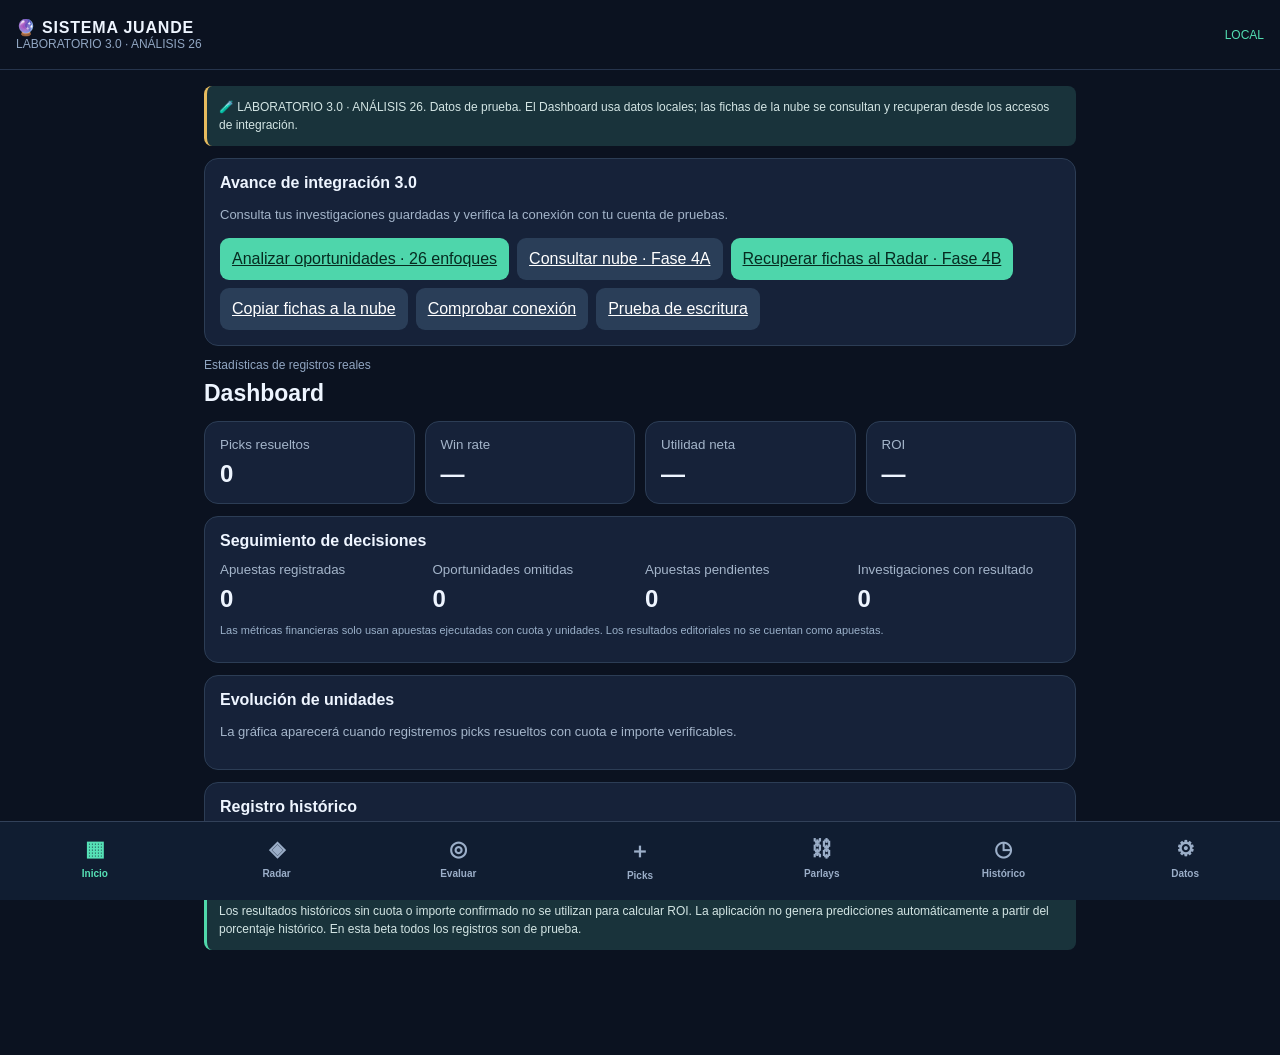
<file: index.html>
<!doctype html><html lang="es"><head><meta charset="utf-8"><meta name="viewport" content="width=device-width,initial-scale=1,viewport-fit=cover"><title>Sistema Juande 3.0 — Oráculo 26 · Laboratorio</title><style>
:root{color-scheme:dark;font-family:-apple-system,BlinkMacSystemFont,"Segoe UI",sans-serif;background:#0b1220;color:#eef5ff}*{box-sizing:border-box}body{margin:0}header{padding:18px 16px;border-bottom:1px solid #26344c;display:flex;justify-content:space-between;align-items:center}h1{font-size:23px;margin:8px 0 14px}h2{font-size:16px;margin:0 0 12px}.sub{color:#91a6c2;font-size:12px}.brand{font-weight:800;letter-spacing:.05em}.accent{color:#52ddb1}main{padding:16px 14px 105px;max-width:900px;margin:auto}.page{display:none}.page.active{display:block}.grid{display:grid;grid-template-columns:repeat(2,minmax(0,1fr));gap:10px}.card{border:1px solid #2c3d55;background:#162239;border-radius:14px;padding:15px;margin-bottom:12px}.card small{display:block;color:#a4b5ca;margin-bottom:8px}.metric{font-size:24px;font-weight:800}.muted{color:#a4b5ca;font-size:13px;line-height:1.5}.row{display:flex;justify-content:space-between;align-items:center;gap:10px}.stack{display:grid;gap:12px}label{display:grid;gap:5px;color:#a9bbd3;font-size:12px}input,select,textarea{background:#0c182a;border:1px solid #43556e;border-radius:9px;color:white;padding:12px;font-size:16px;width:100%}textarea{min-height:80px}button{cursor:pointer;border:0;border-radius:9px;padding:12px 14px;font-weight:700;font-size:13px}.primary{background:#4ed6ab;color:#08231c}.secondary{background:#2a3e58;color:white}.danger{background:#613041;color:white}.actions{display:flex;flex-wrap:wrap;gap:8px;margin-top:12px}.item{border-top:1px solid #34435a;padding:13px 0;line-height:1.5}.item:first-child{border-top:0}.item b{font-size:14px}nav{position:fixed;bottom:0;left:0;right:0;background:#101d31;border-top:1px solid #324159;display:grid;grid-template-columns:repeat(7,1fr);padding:9px 4px max(13px,env(safe-area-inset-bottom));z-index:10}nav button{background:none;color:#9baec8;font-size:10px;padding:6px 1px;display:grid;gap:5px;justify-items:center}nav button span{font-size:21px}nav button.active{color:#56e1b6}.notice{border-left:3px solid #50d8aa;background:#19333b;padding:12px;border-radius:8px;font-size:12px;color:#d3e5e4;line-height:1.5}.filters{display:grid;grid-template-columns:repeat(2,minmax(0,1fr));gap:8px}.pill{display:inline-block;padding:3px 8px;border-radius:99px;background:#283d55;color:#d9e8fa;font-size:11px}.pill.warn{background:#594327;color:#ffdc91}.pill.no{background:#51313d;color:#ffd2db}.pill.yes{background:#214c40;color:#adf5d5}.tiny{font-size:11px;color:#9ab0c9}.item .actions button{padding:8px 10px}.full{grid-column:1/-1}.decision-grid{display:grid;grid-template-columns:repeat(3,minmax(0,1fr));gap:8px;margin-bottom:12px}.decision-tile{border:1px solid #354b65;border-radius:11px;padding:12px 8px;text-align:center;background:#101d31}.decision-tile strong{display:block;font-size:24px}.decision-tile span{font-size:11px;color:#afc0d5}.review-panel{background:#101d31;border:1px solid #42617c;border-radius:10px;padding:12px;margin:10px 0}.review-panel label{margin-bottom:9px}.decision-section{margin:15px 0 5px;border-top:1px solid #42536b;padding-top:12px}.decision-section h3{margin:0 0 4px;font-size:15px}.decision-section p{margin:0;font-size:12px;color:#a4b5ca}.decision-actions button{font-size:11px}.analysis-box{border:1px solid #3b6174;background:#102b38;padding:12px;border-radius:10px;margin:12px 0;line-height:1.6}.analysis-box strong{color:#78e5c3}.analysis-grid{display:grid;grid-template-columns:repeat(2,minmax(0,1fr));gap:8px}.analysis-grid>div{border:1px solid #3a5166;padding:9px;border-radius:8px}.analysis-grid small{color:#a9bed1}.analysis-grid b{display:block;font-size:19px}.check-row{display:flex;align-items:flex-start;gap:9px;font-size:12px;color:#c9d9e9;margin:7px 0}.check-row input{width:auto;margin-top:2px}.hidden{display:none!important}svg{max-width:100%}@media(min-width:650px){.grid{grid-template-columns:repeat(4,1fr)}}
.parlay-leg{border:1px solid #354b65;border-radius:10px;padding:12px;margin-bottom:10px;background:#101d31}.pick-modal{position:fixed;inset:0;background:#050b15e8;z-index:30;overflow:auto;padding:22px 14px}.pick-modal .card{max-width:540px;margin:25px auto}.pick-modal.hidden{display:none}.pick-flag{margin-top:7px;color:#78e5c3;font-size:12px}</style></head><body><header><div><div class="brand">🔮 SISTEMA JUANDE</div><div class="sub">LABORATORIO 3.0 · ANÁLISIS 26</div></div><div class="sub accent" id="mode">INICIANDO</div></header><main><div class="notice" style="margin-bottom:12px;border-color:#e7bb5e">🧪 LABORATORIO 3.0 · ANÁLISIS 26. Datos de prueba. El Dashboard usa datos locales; las fichas de la nube se consultan y recuperan desde los accesos de integración.</div>
<section class="page active" id="inicio"><section class="card" aria-label="Pruebas de conexión 3.0"><h2>Avance de integración 3.0</h2><p class="muted">Consulta tus investigaciones guardadas y verifica la conexión con tu cuenta de pruebas.</p><div class="actions"><a class="primary" style="padding:12px;border-radius:9px;color:#062b20" href="analisis.html">Analizar oportunidades · 26 enfoques</a><a class="secondary" style="padding:12px;border-radius:9px;color:white" href="sistema_juande_fase4a_puente.html">Consultar nube · Fase 4A</a><a class="primary" style="padding:12px;border-radius:9px;color:#062b20" href="recuperar-radar.html">Recuperar fichas al Radar · Fase 4B</a><a class="secondary" style="padding:12px;border-radius:9px;color:white" href="rc1-radar-sync.html">Copiar fichas a la nube</a><a class="secondary" style="padding:12px;border-radius:9px;color:white" href="rc1-conexion.html">Comprobar conexión</a><a class="secondary" style="padding:12px;border-radius:9px;color:white" href="rc1-escritura.html">Prueba de escritura</a></div></section><div class="sub">Estadísticas de registros reales</div><h1>Dashboard</h1><div class="grid"><div class="card"><small>Picks resueltos</small><div class="metric" id="m-resueltos">—</div></div><div class="card"><small>Win rate</small><div class="metric" id="m-win">—</div></div><div class="card"><small>Utilidad neta</small><div class="metric" id="m-profit">—</div></div><div class="card"><small>ROI</small><div class="metric" id="m-roi">—</div></div></div><div class="card"><h2>Seguimiento de decisiones</h2><div class="grid"><div><small>Apuestas registradas</small><div class="metric" id="m-executed">0</div></div><div><small>Oportunidades omitidas</small><div class="metric" id="m-skipped">0</div></div><div><small>Apuestas pendientes</small><div class="metric" id="m-pending">0</div></div><div><small>Investigaciones con resultado</small><div class="metric" id="m-research">0</div></div></div><p class="tiny">Las métricas financieras solo usan apuestas ejecutadas con cuota y unidades. Los resultados editoriales no se cuentan como apuestas.</p></div><div class="card"><h2>Evolución de unidades</h2><div id="chart"></div></div><div class="card"><h2>Registro histórico</h2><div id="history"></div></div><div class="notice">Los resultados históricos sin cuota o importe confirmado no se utilizan para calcular ROI. La aplicación no genera predicciones automáticamente a partir del porcentaje histórico. En esta beta todos los registros son de prueba.</div></section>
<section class="page" id="radar"><div class="card" id="sj3-beta2-entry" style="border-color:#4ed6ab"><div class="row"><h2>🔮 Fichas de investigación 3.0 · Beta 5</h2><span class="pill yes">PRUEBA</span></div><p class="muted">Investigaciones multifuente, ocho módulos especializados, edición y cálculo documentado. Área independiente de las apuestas reales y de Supabase.</p><p class="tiny" id="sj3-beta2-count">Las fichas se guardan únicamente en este navegador.</p><div class="actions"><a class="primary" style="display:inline-block;text-decoration:none;border-radius:9px;padding:12px 14px;font-size:13px;font-weight:700" href="radar3-beta2.html">Abrir fichas 3.0 ↗</a><a class="primary" style="padding:12px;border-radius:9px;color:#062b20" href="analisis.html">Analizar oportunidades · 26 enfoques</a><button class="secondary" id="sj4Preview" type="button">Revisar fichas para integrar</button><button class="primary" id="sj4Import" type="button" disabled>Confirmar integración</button><button class="secondary" id="sj5Preview" type="button">Revisar cambios de fichas</button><button class="primary" id="sj5Apply" type="button" disabled>Confirmar actualizaciones</button><button class="secondary" id="sj5Backup" type="button">Respaldar antes de actualizar</button></div><div id="sj5Status" class="notice" role="status">Beta 5: las actualizaciones requieren revisión y confirmación. No cambian picks ni parlays.</div><div id="sj5Changes" class="muted" style="margin-top:10px"></div><div id="sj5History" class="muted" style="margin-top:10px"></div><div id="sj4Status" class="notice" role="status">La integración es manual y solo agrega investigaciones nuevas. No crea picks ni parlays.</div><p class="tiny">Laboratorio aislado: importa fichas al Radar únicamente con confirmación; no se sincroniza con producción.</p></div><div class="sub">Covers · Pickswise · Action Network · GameRead · OráculoSports</div><h1>Radar Multifuente</h1><div class="notice">Meta operativa: investigar todas las oportunidades sustentadas, sin límite artificial. No equivale a 5–10 apuestas. Sin cuota o probabilidad validada no se afirma un edge positivo.</div><div class="card"><div class="row"><h2>Jornada de análisis</h2><span class="pill" id="radarCount">0 candidatos</span></div><div class="filters"><label>Fecha<input type="date" id="filterDate"></label><label>Deporte<select id="filterSport"><option value="">Todos</option><option>NCAAF</option><option>NCAAF</option><option>NCAA</option><option>NFL</option><option>MLB</option><option>NBA</option><option>Baloncesto europeo</option><option>Otro</option></select></label><label>Estado<select id="filterStage"><option value="">Todos</option><option value="detectado">Detectado</option><option value="analisis">En análisis</option><option value="validado">Validado</option><option value="descartado">Descartado</option></select></label><label>Sección<select id="filterDecision"><option value="">Todas</option><option value="principal">Propuestas principales</option><option value="reserva">Condicionales y reservas</option><option value="no_aprobado">No aprobados</option><option value="pendiente">Sin clasificar</option></select></label><label>Calificación<select id="filterGrade"><option value="">Todas</option><option>A</option><option>A-</option><option>B+</option><option>B</option><option>C+</option><option>C</option><option>D</option><option>Sin calificar</option></select></label></div><div class="actions"><button class="secondary" id="clearFilters">Quitar filtros</button><button class="primary" id="loadJornada">Cargar ejemplos históricos (no recomendado)</button></div><p class="tiny">Reinicio 12/oct/2026: sin análisis precargados. Solo se muestran nuevas investigaciones.</p></div><div class="card"><h2>Importar lote de análisis</h2><p class="muted">Carga un JSON con 5–10 candidatos (o más). Revisa la vista previa y confirma: se fusiona con el Radar sin alterar picks ni historial. No se inventan probabilidades.</p><label>Archivo del lote (.json)<input id="batchFile" type="file" accept=".json,application/json"></label><div id="batchPreview" class="muted" style="margin-top:12px">Sin lote seleccionado.</div><div class="actions"><button class="primary" id="batchApply" type="button" disabled>Confirmar importación del lote</button><button class="secondary" id="batchCancel" type="button">Cancelar</button></div></div><div class="card" id="universalCard"><h2>🔎 Analizador universal de mercados · v0.8</h2><p class="muted">Captura un mercado propio. La evaluación local calcula métricas comprobables con tus datos; no consulta en vivo lesiones, cuotas ni estadísticas externas. Si faltan datos, el candidato queda pendiente.</p><form id="universalForm" class="stack"><label>Deporte<select name="sport" required><option>NCAAF</option><option>NFL</option><option>NBA</option><option>WNBA</option><option>MLB</option><option>NHL</option><option>Fútbol</option><option>Tenis</option><option>Baloncesto europeo</option><option>Otro</option></select></label><label>Fecha del evento<input name="date" type="date" required></label><label>Partido / evento<input name="event" required placeholder="Ej. Iowa State vs BYU"></label><label>Tipo de mercado<select name="kind" id="uniKind"><option value="player">Prop de jugador</option><option value="total">Total del partido</option><option value="spread">Hándicap / spread</option><option value="moneyline">Ganador / moneyline</option><option value="other">Otro mercado</option></select></label><label>Jugador o selección (equipo para hándicap / ganador)<input name="subject" placeholder="Ej. Jaylen Raynor / Iowa State"></label><label>Estadística / descripción del mercado<input name="stat" placeholder="Ej. yardas terrestres, puntos totales, rebotes"></label><label>Dirección<select name="direction"><option value="Over">Over</option><option value="Under">Under</option><option value="A favor">A favor (hándicap / ganador)</option><option value="Otro">Otro</option></select></label><div class="grid"><label>Línea (opcional para ganador)<input name="line" type="number" step="any" placeholder="17.5 / -3.5"></label><label>Cuota decimal<input name="odds" type="number" min="1.01" step="any" required placeholder="1.84"></label></div><label>Casa de apuestas<input name="book" placeholder="Stake, bet365, Playdoit..."></label><label>URL de fuente / referencia<input name="sourceUrl" type="url" placeholder="https://..."></label><label>Últimos resultados comparables (separados por comas)<textarea name="history" placeholder="32, 18, 60, 27, 15 — opcional; misma estadística y mismas reglas"></textarea></label><label>Probabilidad predictiva externa o propia (%) — opcional<input name="modelProb" type="number" min="0.1" max="99.9" step="any" placeholder="Solo si hay modelo documentado"></label><label>Fuente / método de la probabilidad<input name="modelSource" placeholder="Modelo, fecha, supuestos y fuente"></label><label>Información cualitativa (lesiones, rol, alineación, rival)<textarea name="qualNotes" placeholder="Documenta lo verificado y lo pendiente"></textarea></label><div class="check-row"><input type="checkbox" name="confirmedMarket" id="uniConfirmed"><label for="uniConfirmed">Confirmé que jugador, partido, estadística, línea y cuota corresponden al mismo mercado</label></div><div class="check-row"><input type="checkbox" name="confirmedRole" id="uniRole"><label for="uniRole">Verifiqué participación, lesiones, alineación o rol con información reciente</label></div><div class="check-row"><input type="checkbox" name="confirmedSource" id="uniSource"><label for="uniSource">Documenté fuentes y supuestos de los datos estadísticos</label></div><div class="actions"><button class="primary" type="submit">Analizar y guardar en Radar</button><button class="secondary" type="reset">Limpiar captura</button></div></form><div id="universalResult" aria-live="polite"></div></div><div class="card"><h2>Decisiones de la jornada</h2><p class="muted">Tres secciones operativas. Una propuesta principal NO equivale a una apuesta ejecutada ni a una probabilidad validada. Las reservas pasan por una segunda revisión documentada.</p><div class="decision-grid"><div class="decision-tile"><strong id="countMain">0</strong><span>Propuestas principales</span></div><div class="decision-tile"><strong id="countReserve">0</strong><span>Condicionales y reservas</span></div><div class="decision-tile"><strong id="countReject">0</strong><span>No aprobados</span></div></div><div id="opportunities"></div></div><div class="card"><h2>Agregar oportunidad</h2><form id="opForm" class="stack"><label>Fecha del evento<input name="date" type="date" required></label><label>Deporte<select name="sport"><option>MLB</option><option>NFL</option><option>NCAAF</option><option>NCAA</option><option>NBA</option><option>Baloncesto europeo</option><option>NHL</option><option>Tenis</option><option>Fútbol</option></select></label><label>Partido<input name="event" required></label><label>Mercado exacto<input name="market" required></label><label>Cuota decimal<input name="odds" type="number" step=".01" min="1.01"></label><label>Probabilidad propia validada (%)<input name="prob" type="number" step=".1" min=".1" max="99.9"></label><label>Fuentes<input name="sources" placeholder="Covers, Pickswise, GameRead"></label><label>Calificación<select name="grade"><option value="">Sin calificar</option><option>A</option><option>A-</option><option>B+</option><option>B</option><option>C+</option><option>C</option><option>D</option></select></label><label>URL de fuente<input name="sourceUrl" type="url" placeholder="https://..."></label><label>Sección de decisión<select name="decision"><option value="pendiente">Pendiente de clasificar</option><option value="principal">Propuestas principales</option><option value="reserva">Condicionales y reservas</option><option value="no_aprobado">No aprobados</option></select></label><label>Estado<select name="stage"><option value="detectado">Detectado</option><option value="analisis">En análisis</option><option value="validado">Validado</option><option value="descartado">Descartado</option></select></label><label>Notas<textarea name="notes"></textarea></label><label>Resultado observado (no afecta ROI)<select name="outcome"><option value="">Sin resolver</option><option value="ganado">Acertó</option><option value="perdido">Falló</option><option value="nulo">Push</option></select></label><button class="primary" type="submit">Guardar oportunidad</button></form></div></section>
<section class="page" id="evaluar"><h1>Evaluador de valor</h1><div class="card"><div class="stack"><label>Cuota decimal<input id="calcOdds" type="number" value="1.66" min="1.01" step=".01"></label><label>Probabilidad propia estimada (%)<input id="calcProb" type="number" placeholder="No usar hit rate como proyección" min=".1" max="99.9" step=".1"></label><div class="grid"><div><small>Probabilidad implícita</small><div class="metric" id="implied">—</div></div><div><small>Edge</small><div class="metric" id="edge">—</div></div><div><small>EV</small><div class="metric" id="ev">—</div></div><div><small>Cuota justa</small><div class="metric" id="fair">—</div></div></div></div></div><div class="notice">Una probabilidad propia necesita modelo y evidencia. EV positivo no garantiza ganancia.</div></section>
<section class="page" id="registro"><h1>Registrar pick</h1><div class="card"><form id="pickForm" class="stack"><label>Fecha<input name="date" type="date" required></label><label>Deporte<select name="sport"><option>MLB</option><option>NFL</option><option>NCAAF</option><option>NCAA</option><option>NBA</option><option>Baloncesto europeo</option><option>Otro</option></select></label><label>Partido<input name="event" required></label><label>Selección<input name="market" required></label><label>Cuota decimal<input name="odds" type="number" min="1.01" step=".01"></label><label>Casa de apuestas<input name="book" placeholder="Stake, bet365..."></label><label>Unidades apostadas<input name="units" type="number" min=".01" step=".01"></label><label>Resultado<select name="status"><option value="pendiente">Pendiente</option><option value="ganado">Ganado</option><option value="perdido">Perdido</option><option value="nulo">Nulo</option></select></label><label>Notas<textarea name="notes"></textarea></label><button class="primary" type="submit">Guardar pick</button></form></div></section>
<section class="page" id="parlays"><h1>Tickets parlay</h1><div class="notice">Cada ticket cuenta una sola vez en utilidad y ROI. Las piernas se registran para seguimiento; sus resultados no generan apuestas adicionales.</div><div class="card"><h2>Registrar parlay ejecutado</h2><form id="parlayForm" class="stack"><label>Fecha del ticket<input name="date" type="date" required></label><label>Casa de apuestas<input name="book" placeholder="Stake" required></label><label>Referencia del ticket (opcional)<input name="reference" placeholder="ID privado del ticket"></label><div class="grid"><label>Cuota combinada real<input name="odds" type="number" step="any" min="1.01" required></label><label>Unidades totales apostadas<input name="units" type="number" step="any" min="0.01" required></label></div><label>Estado del ticket<select name="status"><option value="pendiente">Pendiente</option><option value="ganado">Ganado</option><option value="perdido">Perdido</option><option value="nulo">Anulado / reembolsado</option></select></label><h2>Selecciones del parlay</h2><div id="parlayLegs"></div><div class="actions"><button type="button" class="secondary" id="addParlayLeg">+ Añadir selección</button></div><label>Notas<textarea name="notes" placeholder="Cuota y unidades corresponden al ticket completo"></textarea></label><button class="primary" type="submit">Guardar ticket parlay</button></form></div><div class="card"><h2>Parlays registrados</h2><div id="parlayList"></div></div></section><section class="page" id="historico"><h1>Histórico de investigaciones</h1><p class="muted">Este nuevo espacio comienza el 12/oct/2026. Los datos de versiones anteriores no se importan automáticamente. El resultado reportado no equivale a una apuesta registrada.</p><div class="card"><div class="filters"><label>Fecha<input type="date" id="histDate"></label><label>Deporte<select id="histSport"><option value="">Todos</option><option>NCAAF</option><option>NFL</option><option>MLB</option><option>NBA</option><option>WNBA</option><option>Otro</option></select></label><label>Resultado<select id="histOutcome"><option value="">Todos</option><option value="ganado">Verdes</option><option value="perdido">Rojos</option><option value="nulo">Push</option><option value="pendiente">Sin resolver</option></select></label></div><div class="actions"><button class="secondary" id="histClear" type="button">Quitar filtros</button></div><p class="tiny" id="histCount"></p></div><div class="card" id="histItems"></div></section><section class="page" id="datos"><h1>Datos y respaldos</h1><div class="card"><h2>Exportar respaldo</h2><p class="muted">Guarda el JSON en Archivos. Puedes recuperarlo al cambiar de versión o dispositivo.</p><div class="actions"><button class="primary" id="export">Exportar JSON</button><button class="secondary" id="exportCSV">Exportar CSV</button></div></div><div class="card"><h2>Importar respaldo</h2><p class="muted">Fusionar conserva registros existentes y agrega IDs nuevos. Reemplazar sobrescribe los datos actuales.</p><label>Seleccionar archivo JSON<input id="import" type="file" accept=".json,application/json"></label><label>Modo de importación<select id="importMode"><option value="merge">Fusionar (recomendado)</option><option value="replace">Reemplazar todo</option></select></label></div><div class="card"><h2>Exportar Radar</h2><p class="muted">Comparte oportunidades de investigación en CSV, separado de apuestas reales.</p><button class="secondary" id="exportRadarCSV">Exportar Radar CSV</button></div><div class="card" id="cloudPanel"><h2>🔒 Nube desactivada · Beta 4</h2><p class="notice">Laboratorio local: sin conexión ni sincronización con Supabase.</p></div><div class="card"><h2>Diagnóstico</h2><div id="diag" class="muted"></div></div><div class="notice">Al abrir HTML desde Archivos en iPhone, iOS puede impedir la persistencia o las descargas. Si el diagnóstico indica almacenamiento temporal, exporta los datos al terminar. Para uso confiable a largo plazo prepararemos una PWA servida por HTTPS.</div></section>
</main><div id="betModal" class="pick-modal hidden"><div class="card"><div class="row"><h2>Registrar apuesta del Radar</h2><button class="secondary" type="button" id="betClose">Cerrar</button></div><p class="muted" id="betMarket"></p><form id="betLinkForm" class="stack"><label>Casa de apuestas<input name="book" required placeholder="Stake"></label><label>Mercado ejecutado (permite línea distinta)<input name="market" required></label><div class="grid"><label>Cuota decimal real<input name="odds" type="number" min="1.01" step="any" required></label><label>Unidades apostadas<input name="units" type="number" min="0.01" step="any" required></label></div><label>Resultado<select name="status"><option value="pendiente">Pendiente</option><option value="ganado">Ganado</option><option value="perdido">Perdido</option><option value="nulo">Nulo</option></select></label><label>Notas<textarea name="notes" placeholder="Número de ticket opcional, circunstancias..."></textarea></label><button class="primary" type="submit">Confirmar apuesta ejecutada</button></form></div></div><nav id="tabs"><button class="active" data-target="inicio"><span>▦</span>Inicio</button><button data-target="radar"><span>◈</span>Radar</button><button data-target="evaluar"><span>◎</span>Evaluar</button><button data-target="registro"><span>＋</span>Picks</button><button data-target="parlays"><span>⛓</span>Parlays</button><button data-target="historico"><span>◷</span>Histórico</button><button data-target="datos"><span>⚙</span>Datos</button></nav>
<script src="prompt-catalog.js"></script><script src="analysis-engine.js"></script>
<script>
(function(){
"use strict";
var KEY="sj3-beta3-lab-main-v1"; // Nuevo espacio de datos: no importa registros de versiones anteriores.
var $=function(id){return document.getElementById(id)};
var START_DATE="2026-10-12";
var cloudFeed=[]; // Disponible antes de inicializar el formulario de parlays
var seed={version:5,startedAt:START_DATE,picks:[],opportunities:[],parlays:[],skippedRadar:{}};
var db=JSON.parse(JSON.stringify(seed));var storage=false;
try{var raw=window.localStorage.getItem(KEY);if(raw){var obj=JSON.parse(raw);if(obj&&Array.isArray(obj.picks)&&Array.isArray(obj.opportunities))db=obj;}window.localStorage.setItem(KEY,JSON.stringify(db));storage=true}catch(err){storage=false}
function save(){try{window.localStorage.setItem(KEY,JSON.stringify(db));storage=true}catch(err){storage=false}updateMode()}
function updateMode(){$("mode").textContent=storage?"LOCAL":"TEMPORAL";$("diag").textContent=storage?"Almacenamiento local disponible en este contexto. Aun así, realiza respaldos.":"Almacenamiento bloqueado: los cambios pueden perderse al cerrar. Exporta respaldo JSON."}
function esc(x){return String(x==null?"":x).replace(/[&<>"']/g,function(c){return {"&":"&amp;","<":"&lt;",">":"&gt;",'"':"&quot;","'":"&#39;"}[c]})}
function num(v){return v===""||v==null?null:Number(v)}
function nav(page){var pages=document.querySelectorAll(".page");for(var i=0;i<pages.length;i++)pages[i].classList.toggle("active",pages[i].id===page);var bs=document.querySelectorAll("#tabs button");for(var j=0;j<bs.length;j++)bs[j].classList.toggle("active",bs[j].getAttribute("data-target")===page);window.scrollTo(0,0)}
$("tabs").addEventListener("click",function(e){var b=e.target.closest("button[data-target]");if(b)nav(b.getAttribute("data-target"))});
function render(){renderParlays();var executed=db.picks.filter(function(x){return x.execution!=="omitida"});$("m-executed").textContent=executed.length;$("m-skipped").textContent=Object.keys(db.skippedRadar||{}).length;$("m-pending").textContent=executed.filter(function(x){return x.status==="pendiente"}).length;$("m-research").textContent=cloudMerged().filter(function(x){return ["ganado","perdido","nulo"].includes(x.outcome)}).length;var resolved=executed.filter(function(x){return x.status==="ganado"||x.status==="perdido"});var won=resolved.filter(function(x){return x.status==="ganado"});$("m-resueltos").textContent=resolved.length;$("m-win").textContent=resolved.length?(100*won.length/resolved.length).toFixed(1)+"%":"—";
var priced=executed.filter(function(x){return (x.status==="ganado"||x.status==="perdido"||x.status==="nulo")&&Number.isFinite(num(x.odds))&&Number.isFinite(num(x.units))&&num(x.odds)>1&&num(x.units)>0});var risk=0,profit=0,series=[0];priced.forEach(function(x){var u=Number(x.units),gain=x.status==="ganado"?u*(Number(x.odds)-1):x.status==="perdido"?-u:0;risk+=u;profit+=gain;series.push(profit)});$("m-profit").textContent=risk?(profit>=0?"+":"")+profit.toFixed(2)+" U":"—";$("m-roi").textContent=risk?(100*profit/risk).toFixed(1)+"%":"—";
$("history").innerHTML=db.picks.map(function(x){return '<div class="item"><b>'+esc(x.market)+'</b><div class="muted">'+esc(x.date)+' · '+esc(x.sport)+' · '+esc(x.status)+' · '+esc(x.event)+'</div><div class="muted">'+esc(x.notes)+'</div></div>'}).join("")||'<p class="muted">Sin registros.</p>';
renderRadar();renderHistorico();$("chart").innerHTML=risk?makeChart(series):'<p class="muted">La gráfica aparecerá cuando registremos picks resueltos con cuota e importe verificables.</p>';
}

function uniqueKey(x){return [x.date,x.sport,x.event,x.market].map(function(v){return String(v||"").trim().toLowerCase()}).join("|")}

var pendingBatch=null;
function normalizedBatch(raw){
 var rows=Array.isArray(raw)?raw:(raw&&Array.isArray(raw.opportunities)?raw.opportunities:null);
 if(!rows)throw Error("El JSON debe ser una lista o contener opportunities: [...]");
 if(!rows.length)throw Error("El lote está vacío");
 if(rows.length>150)throw Error("Máximo 150 candidatos por lote");
 var result=[],seen={};
 rows.forEach(function(x,i){
  if(!x||typeof x!=="object"||Array.isArray(x))throw Error("Registro "+(i+1)+" inválido");
  var date=String(x.date||"").trim(),sport=String(x.sport||"").trim(),event=String(x.event||"").trim(),market=String(x.market||"").trim();
  if(!/^\d{4}-\d{2}-\d{2}$/.test(date)||!sport||!event||!market)throw Error("Registro "+(i+1)+": requiere date (AAAA-MM-DD), sport, event y market");
  if([sport,event,market].some(function(v){return v.length>250}))throw Error("Registro "+(i+1)+": texto demasiado largo");
  var odds=x.odds==null||x.odds===""?null:Number(x.odds),prob=x.prob==null||x.prob===""?null:Number(x.prob);
  if(odds!==null&&(!isFinite(odds)||odds<=1||odds>1000))throw Error("Registro "+(i+1)+": cuota inválida");
  if(prob!==null&&(!isFinite(prob)||prob<=0||prob>=100))throw Error("Registro "+(i+1)+": probabilidad inválida");
  var stage=["detectado","analisis","validado","descartado"].indexOf(x.stage)>=0?x.stage:"detectado";
  var grade=["A","A-","B+","B","C+","C","D"].indexOf(x.grade)>=0?x.grade:"";
  var outcome=["ganado","perdido","nulo"].indexOf(x.outcome)>=0?x.outcome:"";
  var y={id:"batch-"+date+"-"+i+"-"+Date.now(),date:date,sport:sport,event:event,market:market,odds:odds,prob:prob,sources:String(x.sources||"").slice(0,500),grade:grade,stage:stage,outcome:outcome,sourceUrl:/^https:\/\/[a-z0-9.-]+(?:[/:?#]|$)/i.test(x.sourceUrl||"")?String(x.sourceUrl).slice(0,1200):"",notes:String(x.notes||"").slice(0,3000)};
  var key=uniqueKey(y);if(!seen[key]){seen[key]=true;result.push(y)}
 });
 return result;
}
function clearBatch(){pendingBatch=null;$("batchFile").value="";$("batchApply").disabled=true;$("batchPreview").textContent="Sin lote seleccionado."}
$("batchCancel").addEventListener("click",clearBatch);
$("batchFile").addEventListener("change",function(e){
 var f=e.target.files[0];pendingBatch=null;$("batchApply").disabled=true;
 if(!f){clearBatch();return}
 if(f.size>1000000){$("batchPreview").textContent="Archivo demasiado grande (máximo 1 MB).";return}
 var reader=new FileReader();
 reader.onload=function(){try{
  var rows=normalizedBatch(JSON.parse(reader.result));
  var existing={};db.opportunities.forEach(function(x){existing[uniqueKey(x)]=true});
  var fresh=rows.filter(function(x){return !existing[uniqueKey(x)]});
  pendingBatch=fresh;
  $("batchPreview").innerHTML="<b>"+rows.length+" candidatos válidos · "+fresh.length+" nuevos · "+(rows.length-fresh.length)+" repetidos</b><div class='tiny'>"+rows.slice(0,12).map(function(x){return esc(x.date+" · "+x.sport+" · "+x.event+" · "+x.market)}).join("<br>")+"</div><p class='tiny'>Solo se agregarán nuevos candidatos. Los registros existentes no serán sobrescritos.</p>";
  $("batchApply").disabled=!fresh.length;
 }catch(err){$("batchPreview").textContent="Error: "+err.message}};
 reader.onerror=function(){$("batchPreview").textContent="No se pudo leer el archivo."};
 reader.readAsText(f);
});
$("batchApply").addEventListener("click",function(){
 if(!pendingBatch||!pendingBatch.length)return;
 var count=pendingBatch.length;
 if(!confirm("¿Agregar "+count+" candidatos al Radar sin modificar tus registros existentes?"))return;
 mergeRows(db.opportunities,pendingBatch);save();render();clearBatch();alert(count+" candidatos procesados. Revisa el Radar.");
});

function mergeRows(oldRows,newRows){var ids={},keys={};oldRows.forEach(function(x){if(x.id)ids[x.id]=true;keys[uniqueKey(x)]=true});newRows.forEach(function(x){if(!x||typeof x!=="object")return;var k=uniqueKey(x);if((x.id&&ids[x.id])||keys[k])return;oldRows.push(x);if(x.id)ids[x.id]=true;keys[k]=true});return oldRows}
var sampleJornada=[
{id:"radar-20261009-iowastate",date:"2026-10-09",sport:"NCAAF",event:"Iowa State vs BYU",market:"Iowa State +11.0",odds:1.85,prob:null,sources:"Covers, Pickswise, Action Network; Stake.mx (cuota reportada por usuario)",grade:"B",stage:"analisis",outcome:"",sourceUrl:"https://www.covers.com/picks",notes:"Condicional. Mejor línea que +10.5 publicado; lesión y disponibilidad requieren revisión. EV NO determinado. Cuota reportada, no verificada en vivo."},
{id:"radar-20261009-iowa",date:"2026-10-09",sport:"NCAAF",event:"Iowa vs Washington",market:"Iowa +4.0",odds:1.65,prob:null,sources:"Pickswise, Covers, Action Network; Stake.mx (cuota reportada por usuario)",grade:"B",stage:"analisis",outcome:"",sourceUrl:"https://www.pickswise.com/",notes:"Condicional. Desacuerdo entre analistas; revisar disponibilidad del quarterback. EV NO determinado. Cuota reportada, no verificada en vivo."},
{id:"radar-20261009-fsu",date:"2026-10-09",sport:"NCAAF",event:"Florida State vs Louisville",market:"Over 59.5 puntos",odds:1.82,prob:null,sources:"Pickswise, Covers, DRatings; Stake.mx (cuota reportada por usuario)",grade:"C+",stage:"descartado",outcome:"",sourceUrl:"https://www.covers.com/picks",notes:"Descartado por ahora: proyecciones próximas al mercado; no hay edge positivo demostrado. Cuota reportada, no verificada en vivo."}
];
// Clasificación inicial SOLO de los diez mercados discutidos. No altera picks ni estadísticas.
var initialDecisions=[
 ["Jojo Phillips","principal","Principal preliminar. 4 partidos: 2,1,2,1 recepciones; cuota de referencia 1.71. Pendiente validación de mercado vigente y de modelo independiente."],
 ["Lincoln Kienholz","reserva","Segunda revisión: confirmar disponibilidad física, snaps y distribución de acarreos, yardas por partido y cuota vigente."],
 ["Legend Glasker","reserva","Segunda revisión: participación ofensiva, targets y variabilidad; verificar línea y cuota."],
 ["Ousmane Kromah","reserva","Segunda revisión: rol en zona roja, volumen de oportunidades y dependencia del guion."],
 ["Pauline Astier","reserva","Segunda revisión: minutos, rol y tendencia reciente de asistencias; confirmar cuota ejecutable."],
 ["Chelsea Gray","reserva","Segunda revisión: minutos, lesiones y distribución de asistencias; verificar cuota."],
 ["Angel Reese","reserva","Segunda revisión: minutos, matchup de rebotes y precio real disponible."],
 ["Duce Robinson","no_aprobado","Línea incompatible: Radar Under 39.5 vs fuente Under 92.5; no trasladar probabilidad."],
 ["Jabari Bates","no_aprobado","Línea incompatible: Radar Over 29.5 vs fuente Over 39.5; no trasladar probabilidad."],
 ["Gabby Williams","no_aprobado","Cuota ejecutable y proyección independiente insuficientemente contrastadas."]
];
function assignInitialDecisions(){
 var changed=false;
 db.opportunities.forEach(function(x){
  if(x.decision)return;
  if(x.date!=="2026-10-09")return;
  var found=initialDecisions.find(function(t){return String(x.market||"").toLowerCase().indexOf(t[0].toLowerCase())>=0});
  if(found){x.decision=found[1];x.reviewReason=found[2];x.reviewHistory=x.reviewHistory||[];changed=true}
 });
 if(changed)save();
}
function sectionOf(x){if(x.promptAssessment){var checked=sj26Current(x);return checked?checked.decision:"reserva";}return ["principal","reserva","no_aprobado"].indexOf(x.decision)>=0?x.decision:"pendiente"}
function parseHistory(value){
 if(!value||!String(value).trim())return [];
 var parts=String(value).split(/[;,\n]+/).map(function(v){return v.trim()});
 if(parts.length>150||parts.some(function(v){return !v||!isFinite(Number(v))}))throw Error("Histórico: usa hasta 150 números separados por coma, punto y coma o salto de línea.");
 return parts.map(Number);
}
function extractLine(market){var m=String(market||"").match(/(?:Over|Under|Más de|Menos de|[+-])\s*([+-]?\d+(?:\.\d+)?)/i);return m?Number(m[1]):null}
function replaceMarketLine(market,newLine){var str=String(market||"");if(/(?:Over|Under|Más de|Menos de)\s*[+-]?\d+(?:\.\d+)?/i.test(str))return str.replace(/((?:Over|Under|Más de|Menos de)\s*)[+-]?\d+(?:\.\d+)?/i,"$1"+newLine);if(/\s[+-]\d+(?:\.\d+)?/.test(str))return str.replace(/\s[+-]\d+(?:\.\d+)?/," "+(newLine>=0?"+":"")+newLine);return str+" [línea "+newLine+"]"}
function assessMarket(v){
 var odds=num(v.odds),line=num(v.line),hist=Array.isArray(v.history)?v.history:[],market=String(v.market||""),direction=/\bUnder\b/i.test(market)?"under":/\bOver\b/i.test(market)?"over":"other";
 var prob=num(v.modelProb),hasModel=prob>0&&prob<100&&!!String(v.modelSource||"").trim(),verified=!!v.marketVerified,role=!!v.roleVerified,source=!!v.sourceVerified;
 var implied=odds>1?100/odds:null,win=null,push=null,avg=null,sd=null;
 if(hist.length){avg=hist.reduce(function(a,b){return a+b},0)/hist.length;sd=hist.length>1?Math.sqrt(hist.reduce(function(a,b){return a+Math.pow(b-avg,2)},0)/(hist.length-1)):null}
 if(hist.length&&line!==null&&(direction==="over"||direction==="under")){
  var hits=hist.filter(function(n){return direction==="over"?n>line:n<line}).length;
  var ties=hist.filter(function(n){return n===line}).length;
  win=100*hits/hist.length;push=ties;
 }
 var ev=hasModel&&implied!==null?(prob/100*odds-1)*100:null;
 var evStress=hasModel&&implied!==null?(Math.max(0,prob-5)/100*odds-1)*100:null;
 var missing=[];if(!verified)missing.push("mercado y cuota no verificados");if(!role)missing.push("rol, lesiones o alineación sin verificar");if(!source)missing.push("fuentes y supuestos sin verificar");if(!hasModel)missing.push("sin probabilidad predictiva documentada");if(hist.length<10)missing.push("histórico comparable escaso o ausente");
 // Conservative screening: no high grades from user-entered model probability alone.
 var grade="C",decision="reserva";
 if(!odds||odds<=1){grade="D";decision="no_aprobado"}
 else if(hasModel&&ev!==null&&ev<=0){grade="D";decision="no_aprobado"}
 else if(hasModel&&evStress!==null&&evStress<=0){grade="C";decision="reserva"}
 else if(hasModel&&verified&&source&&role&&hist.length>=10&&evStress>=5){grade="B+";decision="reserva"}
 else if(hasModel&&verified&&source&&evStress>=5){grade="B";decision="reserva"}
 else if(verified&&hist.length>=10&&win!==null){grade="B";decision="reserva"}
 return {grade:grade,decision:decision,implied:implied,frequency:win,historyCount:hist.length,pushCount:push,mean:avg,sd:sd,modelProb:hasModel?prob:null,ev:ev,evStress:evStress,missing:missing,method:"Cribado local descriptivo; sin modelo independiente calibrado ni datos en vivo",generatedAt:new Date().toISOString()};
}
function renderAssessment(r){
 function fmt(v,suffix){return v===null||!isFinite(v)?"No calculable":Number(v).toFixed(2)+(suffix||"")}
 return '<div class="analysis-box"><b>Resultado de evaluación local</b><div class="analysis-grid"><div><small>Calificación preliminar</small><b>'+esc(r.grade)+'</b></div><div><small>Bucket sugerido</small><b>'+esc(r.decision==="reserva"?"Condicionales":r.decision==="principal"?"Principales":"No aprobados")+'</b></div><div><small>Prob. de equilibrio</small><b>'+fmt(r.implied,"%")+'</b></div><div><small>Histórico comparable</small><b>'+r.historyCount+' registros</b></div><div><small>Frecuencia histórica</small><b>'+fmt(r.frequency,"%")+'</b></div><div><small>EV según prob. aportada</small><b>'+fmt(r.ev,"%")+'</b></div><div><small>EV con −5 pp</small><b>'+fmt(r.evStress,"%")+'</b></div><div><small>Media histórica</small><b>'+fmt(r.mean)+'</b></div></div><p class="tiny">'+esc(r.method)+'. Las probabilidades introducidas por usuarios NO quedan validadas por la aplicación. No se asigna automáticamente grado A ni aprobación definitiva.</p><b>Verificaciones pendientes</b><p class="tiny">'+esc(r.missing.length?r.missing.join("; "):"Comprobaciones declaradas; aún requiere auditoría independiente")+'</p></div>';
}
function uniqueNewId(){return "user-"+Date.now()+"-"+Math.random().toString(36).slice(2,9)}
$("universalForm").addEventListener("submit",function(e){
 e.preventDefault();try{
 var f=this,v=formObj(f),date=v.date,event=String(v.event||"").trim(),subject=String(v.subject||"").trim(),stat=String(v.stat||"").trim(),kind=v.kind;
 if(!date||!event||!v.sport)throw Error("Falta fecha, evento o deporte.");
 if((kind==="player"||kind==="spread"||kind==="moneyline")&&!subject)throw Error("Indica el jugador o equipo seleccionado.");
 var lineText=String(v.line||"").trim(),line=lineText===""?null:Number(lineText),odds=Number(v.odds);
 if((kind==="player"||kind==="total"||kind==="spread")&&line===null)throw Error("Indica la línea exacta del mercado.");
 if(line!==null&&!isFinite(line))throw Error("Línea inválida.");if(!isFinite(odds)||odds<=1||odds>1000)throw Error("Cuota inválida.");
 var market=(subject?subject+" ":"")+(kind==="moneyline"?"gana":v.direction+" "+(line===null?"":line)+" "+stat).trim();
 var history=parseHistory(v.history),mp=String(v.modelProb||"").trim(),modelProb=mp===""?null:Number(mp);
 if(modelProb!==null&&(!isFinite(modelProb)||modelProb<=0||modelProb>=100))throw Error("Probabilidad inválida.");
 var assessment=assessMarket({market:market,line:line,odds:odds,history:history,modelProb:modelProb,modelSource:v.modelSource,marketVerified:$("uniConfirmed").checked,roleVerified:$("uniRole").checked,sourceVerified:$("uniSource").checked});
 var x={id:uniqueNewId(),date:date,sport:v.sport,event:event,market:market,odds:odds,prob:null,sources:((v.book||"")+"; "+(v.modelSource||"")).slice(0,500),book:v.book||"",grade:assessment.grade,stage:"analisis",decision:assessment.decision,outcome:"",sourceUrl:v.sourceUrl||"",notes:v.qualNotes||"",reviewReason:"Evaluación local preliminar; "+assessment.missing.join("; "),historyValues:history,modelProbabilityReported:modelProb,modelSource:v.modelSource||"",localAssessment:assessment,reviewHistory:[{date:new Date().toISOString(),from:"captura",to:assessment.decision,evidence:v.qualNotes||"",conclusion:"Evaluación local preliminar",assessment:assessment}]};
 var existing=db.opportunities.some(function(y){return uniqueKey(y)===uniqueKey(x)});if(existing)throw Error("Este mercado ya existe en el Radar. Usa Segunda revisión para actualizarlo.");
 db.opportunities.unshift(x);save();render();$("universalResult").innerHTML=renderAssessment(assessment)+'<p class="notice">Guardado en Radar. Esta evaluación NO ha consultado fuentes en tiempo real y no constituye aprobación automática.</p>';
 alert("Candidato guardado en Radar con calificación preliminar "+assessment.grade+".");
 }catch(err){alert("No se pudo evaluar: "+err.message)}
});
function localToday(){var parts=new Intl.DateTimeFormat("en-CA",{timeZone:"America/Monterrey",year:"numeric",month:"2-digit",day:"2-digit"}).formatToParts(new Date());var o={};parts.forEach(function(x){o[x.type]=x.value});return o.year+"-"+o.month+"-"+o.day}
function isRadarVigente(x){var today=localToday();return !!x.date&&x.date>=today&&!["ganado","perdido","nulo"].includes(x.outcome||"")&&x.stage!=="descartado"}
function renderHistorico(){var a=cloudMerged().filter(function(x){return !isRadarVigente(x)}).sort(function(a,b){return (b.date||"").localeCompare(a.date||"")});var d=$("histDate").value,sp=$("histSport").value,o=$("histOutcome").value;a=a.filter(function(x){return (!d||x.date===d)&&(!sp||x.sport===sp)&&(!o||(o==="pendiente"?!x.outcome:x.outcome===o))});$("histCount").textContent=a.length+" investigaciones históricas";var byDate={};a.forEach(function(x){var day=x.date||"Sin fecha";(byDate[day]||(byDate[day]=[])).push(x)});$("histItems").innerHTML=Object.keys(byDate).sort().reverse().map(function(day){return '<div class="decision-section"><h3>'+esc(day)+' ('+byDate[day].length+')</h3></div>'+byDate[day].map(function(x){var outcome=x.outcome||"pendiente",cls=outcome==="ganado"?"yes":outcome==="perdido"?"no":"warn";return '<div class="item"><div class="row"><b>'+esc(x.market)+'</b><span class="pill '+cls+'">'+esc(outcome)+'</span></div><div class="muted">'+esc(x.sport)+' · '+esc(x.event)+'</div><div class="muted">Calificación original: '+esc(x.grade||"Sin calificar")+' · Cuota: '+esc(x.odds??"—")+'</div><div class="muted">Fuente: '+esc(x.sources||"—")+'</div><div class="tiny">'+esc(x.notes||"")+'</div></div>'}).join("")}).join("")||'<p class="muted">Sin registros para estos filtros.</p>'}
["histDate","histSport","histOutcome"].forEach(function(id){$(id).addEventListener("change",renderHistorico)});$("histClear").addEventListener("click",function(){["histDate","histSport","histOutcome"].forEach(function(id){$(id).value=""});renderHistorico()});
function renderRadar(){

 var fd=$("filterDate").value,fs=$("filterSport").value,ft=$("filterStage").value,fg=$("filterGrade").value,dec=$("filterDecision").value;
 var allRadar=cloudMerged().filter(isRadarVigente);var gradeRank={"A":0,"A-":1,"B+":2,"B":3,"B-":4,"C+":5,"C":6,"D":7};allRadar.sort(function(a,b){return (b.date||"").localeCompare(a.date||"")||(gradeRank[a.grade]??9)-(gradeRank[b.grade]??9)||(a.market||"").localeCompare(b.market||"")});var rows=allRadar.filter(function(x){return (!fd||x.date===fd)&&(!fs||x.sport===fs)&&(!ft||x.stage===ft)&&(!fg||(fg==="Sin calificar"?!x.grade:x.grade===fg))&&(!dec||sectionOf(x)===dec)});
 $("radarCount").textContent=rows.length+" de "+allRadar.length+" candidatos";
 $("countMain").textContent=rows.filter(function(x){return sectionOf(x)==="principal"}).length;
 $("countReserve").textContent=rows.filter(function(x){return sectionOf(x)==="reserva"}).length;
 $("countReject").textContent=rows.filter(function(x){return sectionOf(x)==="no_aprobado"}).length;
 function card(x){
  var isCloud=!!x.cloudSourceId; var pa=x.promptAssessment?sj26Current(x):null; var pnote=x.promptAssessment?'<div class="notice">Oráculo 26: '+esc(pa?(pa.decision+" · "+pa.grade+" · "+(pa.missing.join("; ")||"Revisión declarada; no certificación automática")):"Caso o precio cambió: repetir análisis")+'</div>':"";
  var imp=num(x.odds)>1?(100/Number(x.odds)).toFixed(2)+"%":"—";
  var ev=num(x.prob)>0&&num(x.odds)>1?((Number(x.odds)*Number(x.prob)/100-1)*100).toFixed(2)+"%":"No determinado";
  var cls=sectionOf(x)==="no_aprobado"?"no":sectionOf(x)==="principal"?"yes":"warn";
  var url=/^https:\/\/[a-z0-9.-]+(?:[/:?#]|$)/i.test(x.sourceUrl||"")?'<a target="_blank" rel="noopener noreferrer" href="'+esc(x.sourceUrl)+'">Abrir fuente ↗</a>':"";
  var history=Array.isArray(x.reviewHistory)?x.reviewHistory:[];var linked=db.picks.filter(function(p){return p.radarId===x.id||p.radarSourceId===(x.cloudSourceId||x.id)});var skipped=!!(db.skippedRadar&&db.skippedRadar[x.cloudSourceId||x.id]);var actionButtons='<div class="pick-flag">'+(linked.length?linked.length+" apuesta(s) registrada(s) · "+linked.map(function(p){return esc(p.status)}).join(", "):skipped?"No apostada":"Sin decisión de apuesta")+'</div><div class="actions"><button class="primary" type="button" data-bet="'+esc(x.id)+'">Registrar apuesta</button><button class="secondary" type="button" data-skip="'+esc(x.id)+'">'+(skipped?"Reactivar":"No apostada")+'</button></div>';
  return '<div class="item">'+pnote+'<div class="row"><b>'+esc(x.market)+'</b><span class="pill '+cls+'">'+esc(x.promptAssessment?(pa?pa.grade:"Sin calificar"):(x.grade||"Sin calificar"))+' · '+esc(x.stage||"detectado")+'</span></div><div class="muted">'+esc(x.date)+' · '+esc(x.sport)+' · '+esc(x.event)+'</div><div class="muted">Cuota: '+esc(x.odds??"—")+' · Implícita: '+imp+' · EV: '+ev+'</div><div class="muted">Fuentes: '+esc(x.sources||"—")+'</div><div class="muted">'+esc(x.notes||"")+'</div><div class="tiny">Motivo de clasificación: '+esc(x.reviewReason||"No documentado")+'</div><div class="tiny">Revisiones registradas: '+history.length+' · Resultado: '+esc(x.outcome||"sin resolver")+' · '+url+'</div>'+(isCloud?'<div class="tiny">☁ Publicado en nube · Solo lectura · '+esc(x.cloudPublishedAt||'')+'</div>':'<div class="actions decision-actions"><button class="secondary" type="button" data-eval="'+esc(x.id)+'">Evaluar</button><button class="secondary" type="button" data-review="'+esc(x.id)+'">Segunda revisión</button><button class="secondary" type="button" data-edit="'+esc(x.id)+'">Editar estado</button></div>')+(x.researchId?'<details><summary>Ficha 3.0 original · evidencia completa</summary><pre style="white-space:pre-wrap;overflow-wrap:anywhere;font-size:11px">'+esc(JSON.stringify(x.researchDetails||{},null,2))+'</pre></details>':'')+'<div class="actions"><a href="analisis.html?opportunity='+encodeURIComponent(x.id)+'">Analizar con los 26 enfoques ↗</a>'+(String(x.researchId||'').startsWith('analysis-')?'<button class="secondary" type="button" data-oracle="'+esc(x.id)+'">Revisar dictamen de Oráculo</button>':'')+'</div>'+actionButtons+'<div data-review-box="'+esc(x.id)+'"></div></div>';
 }
 var sections=[
  ["principal","1 · Propuestas principales","Prioridad para verificación final. No significa apuesta realizada."],
  ["reserva","2 · Condicionales y reservas","Resolver dudas, documentar evidencia y decidir: principal o no aprobado."],
  ["no_aprobado","3 · No aprobados","Conservados para seguimiento y análisis histórico."],
  ["pendiente","Sin clasificar","Candidatos anteriores o nuevos que aún no tienen dictamen."]
 ];
 $("opportunities").innerHTML=sections.map(function(g){
  var group=rows.filter(function(x){return sectionOf(x)===g[0]});
  return '<div class="decision-section"><h3>'+g[1]+' ('+group.length+')</h3><p>'+g[2]+'</p></div>'+(group.map(card).join("")||'<p class="tiny">Sin candidatos en esta sección.</p>');
 }).join("");
}
["filterDate","filterSport","filterStage","filterGrade","filterDecision"].forEach(function(id){$(id).addEventListener("change",renderRadar)});
$("clearFilters").addEventListener("click",function(){["filterDate","filterSport","filterStage","filterGrade","filterDecision"].forEach(function(id){$(id).value=""});renderRadar()});
$("loadJornada").addEventListener("click",function(){var before=db.opportunities.length;mergeRows(db.opportunities,sampleJornada.filter(function(x){return x.date>=START_DATE}));assignInitialDecisions();save();render();alert((db.opportunities.length-before)+" candidatos nuevos agregados. Los existentes se conservaron.")});
var currentBetCandidate=null;
$("betClose").addEventListener("click",function(){$("betModal").classList.add("hidden")});
$("betLinkForm").addEventListener("submit",function(e){e.preventDefault();if(!currentBetCandidate)return;var o=formObj(this),od=num(o.odds),u=num(o.units);if(!Number.isFinite(od)||!Number.isFinite(u)||!(od>1&&u>0))return alert("Verifica cuota y unidades.");var x=currentBetCandidate;var record={id:"pick-"+Date.now()+"-"+Math.random().toString(36).slice(2,7),radarId:x.id,radarSourceId:x.cloudSourceId||x.id,date:x.date,sport:x.sport,event:x.event,market:o.market,originalMarket:x.market,book:o.book,odds:od,units:u,status:o.status,notes:o.notes||"",execution:"realizada",createdAt:new Date().toISOString()};db.picks.unshift(record);if(db.skippedRadar)delete db.skippedRadar[x.cloudSourceId||x.id];save();render();this.reset();$("betModal").classList.add("hidden");alert("Apuesta registrada. Puedes registrar más de una para la misma investigación.")});
$("opportunities").addEventListener("click",function(e){
 var b=e.target.closest("button");if(!b)return;
 if(b.hasAttribute("data-oracle")){sj26Apply(b.getAttribute("data-oracle"));return;}
 if(b.hasAttribute("data-bet")||b.hasAttribute("data-skip")){var key=b.getAttribute("data-bet")||b.getAttribute("data-skip");var x=cloudMerged().find(function(y){return y.id===key});if(!x)return;if(b.hasAttribute("data-skip")){db.skippedRadar=db.skippedRadar||{};var sid=x.cloudSourceId||x.id;if(db.skippedRadar[sid])delete db.skippedRadar[sid];else db.skippedRadar[sid]={date:new Date().toISOString(),market:x.market};save();render();return;}currentBetCandidate=x;$("betMarket").textContent=x.event+" · "+x.market;var f=$("betLinkForm");f.reset();f.elements.market.value=x.market;$("betModal").classList.remove("hidden");return;}

 var id=b.getAttribute("data-eval")||b.getAttribute("data-edit")||b.getAttribute("data-review")||b.getAttribute("data-save-review")||b.getAttribute("data-calc-review");
 var x=db.opportunities.find(function(y){return y.id===id});if(!x)return;
 if(b.hasAttribute("data-eval")){$("calcOdds").value=x.odds||"";$("calcProb").value=x.prob||"";evaluate();nav("evaluar");return}
 if(b.hasAttribute("data-edit")){
  var v=prompt("Estado: detectado, analisis, validado, descartado",x.stage||"analisis");if(v===null)return;
  if(["detectado","analisis","validado","descartado"].indexOf(v)<0){alert("Estado no válido");return}
  x.stage=v;save();render();return;
 }
 if(b.hasAttribute("data-review")){
  var el=document.querySelector('[data-review-box="'+id.replace(/"/g,"")+'"]');if(!el)return;
  if(el.innerHTML){el.innerHTML="";return}
  el.innerHTML='<div class="review-panel"><b>Segunda revisión cuantitativa y cualitativa</b><p class="tiny">Comprueba dudas con evidencia. No se calculan probabilidades automáticamente.</p><div class="analysis-grid"><label>Nueva línea<input data-review-line type="number" step="any" placeholder="Si cambia, captura línea"></label><label>Nueva cuota<input data-review-odds type="number" step="any" placeholder="Ej. 1.84"></label></div><label>Casa / fuente de la nueva cuota<input data-review-book placeholder="Stake, bet365..."></label><label>Últimos resultados comparables (opcional)<textarea data-review-history placeholder="32,18,60,27,15"></textarea></label><label>Probabilidad de modelo (%) (opcional)<input data-review-prob type="number" step="any" min="0.1" max="99.9"></label><label>Fuente del modelo y supuestos<input data-review-modelsource placeholder="No confundir frecuencia con predicción"></label><label class="check-row"><input data-review-verified type="checkbox" style="width:auto"> Mercado, línea, cuota y fuente contrastados</label><div class="actions"><button type="button" class="secondary" data-calc-review="'+esc(id)+'">Calcular revisión local</button></div><div data-review-result></div><label>Evidencia nueva / fuentes / estado de lesiones<textarea data-review-evidence placeholder="Registra estadísticas, fuentes, línea y cuota revisadas"></textarea></label><label>Dudas resueltas y riesgos pendientes<textarea data-review-notes placeholder="Qué cambió y qué dudas permanecen"></textarea></label><label>Resolución<select data-review-decision><option value="reserva">Mantener en condicionales</option><option value="principal">Trasladar a propuestas principales</option><option value="no_aprobado">Trasladar a no aprobados</option></select></label><button class="primary" type="button" data-save-review="'+esc(id)+'">Guardar revisión y clasificación</button></div>';return;
 }
 if(b.hasAttribute("data-calc-review")){
  var panel=b.closest(".review-panel"), lineText=panel.querySelector("[data-review-line]").value.trim();
  var line=lineText===""?extractLine(x.market):Number(lineText),oText=panel.querySelector("[data-review-odds]").value.trim(),odds=oText===""?num(x.odds):Number(oText);
  var historyText=panel.querySelector("[data-review-history]").value.trim();
  var history=historyText?parseHistory(historyText):(Array.isArray(x.historyValues)?x.historyValues:[]);
  var mp=panel.querySelector("[data-review-prob]").value.trim();
  var modelProb=mp===""?null:Number(mp),modelSource=panel.querySelector("[data-review-modelsource]").value.trim();
  var checked=panel.querySelector("[data-review-verified]").checked;
  var review=assessMarket({market:x.market,line:line,odds:odds,history:history,modelProb:modelProb,modelSource:modelSource,marketVerified:checked,roleVerified:false,sourceVerified:!!modelSource});
  panel.querySelector("[data-review-result]").innerHTML=renderAssessment(review);
  panel._assessment=review;
  return;
 }
 if(b.hasAttribute("data-save-review")){
  var panel=b.closest(".review-panel");
  var evidence=panel.querySelector("[data-review-evidence]").value.trim(),notes=panel.querySelector("[data-review-notes]").value.trim(),decision=panel.querySelector("[data-review-decision]").value;
  if(!evidence||!notes){alert("Documenta la evidencia nueva y la conclusión antes de guardar.");return}
  if(!Array.isArray(x.reviewHistory))x.reviewHistory=[];
  var lineInput=panel.querySelector("[data-review-line]"),oddsInput=panel.querySelector("[data-review-odds]");
  var newLine=lineInput.value.trim(),newOdds=oddsInput.value.trim();
  if(newLine!==""&&!isFinite(Number(newLine))){alert("Línea inválida");return}
  if(newOdds!==""&&(!isFinite(Number(newOdds))||Number(newOdds)<=1)){alert("Cuota inválida");return}
  var assessment=panel._assessment||null;
  if((newLine!==""||newOdds!=="")&&!assessment){alert("Pulsa Calcular revisión local antes de guardar cambios de línea o cuota.");return}
  var oldMarket=x.market,oldOdds=x.odds;
  var marketVersion={date:new Date().toISOString(),market:oldMarket,odds:oldOdds,book:x.book||"",line:extractLine(oldMarket)};
  if(!Array.isArray(x.marketHistory))x.marketHistory=[];
  if(newLine!==""||newOdds!=="")x.marketHistory.push(marketVersion);
  if(newLine!=="")x.market=replaceMarketLine(x.market,Number(newLine));
  if(newOdds!=="")x.odds=Number(newOdds);
  var book=panel.querySelector("[data-review-book]").value.trim();if(book)x.book=book;
  var histText=panel.querySelector("[data-review-history]").value.trim();if(histText)x.historyValues=parseHistory(histText);
  if(assessment){x.localAssessment=assessment;x.grade=assessment.grade;x.prob=null;}
  if(x.promptAssessment){delete x.promptAssessment;decision="reserva";notes+=" · Cambios posteriores a Oráculo: repetir análisis antes de promover.";}
  x.reviewHistory.push({date:new Date().toISOString(),from:sectionOf(x),to:decision,evidence:evidence,conclusion:notes,marketBefore:marketVersion,marketAfter:{market:x.market,odds:x.odds,book:x.book||""},assessment:assessment});
  x.decision=decision;x.reviewReason=notes;
  // No cambiar el estado de validación estadística ni crear un pick apostado.
  save();render();alert("Segunda revisión guardada. Clasificación actualizada sin modificar picks ni historial.");
 }
});

function addParlayLeg(data){
 var n=document.createElement("div");n.className="parlay-leg";
 n.innerHTML='<div class="row"><b>Selección del ticket</b><button type="button" class="danger" data-remove-leg>Quitar</button></div><label>Vincular investigación (opcional)<select data-leg-radar><option value="">Captura manual</option></select></label><label>Evento<input data-leg-event required placeholder="Partido / evento"></label><label>Mercado ejecutado<input data-leg-market required placeholder="Jugador Over 52.5"></label><label>Resultado de la selección<select data-leg-status><option value="pendiente">Pendiente</option><option value="ganado">Ganada</option><option value="perdido">Perdida</option><option value="nulo">Anulada</option></select></label>';
 var sel=n.querySelector('[data-leg-radar]');cloudMerged().slice().sort(function(a,b){return String(b.date).localeCompare(String(a.date))}).forEach(function(x){var opt=document.createElement('option');opt.value=x.id;opt.textContent=(x.date||'')+' · '+x.market+' · '+x.event;sel.appendChild(opt)});
 sel.addEventListener('change',function(){var x=cloudMerged().find(function(y){return y.id===sel.value});if(x){n.querySelector('[data-leg-event]').value=x.event;n.querySelector('[data-leg-market]').value=x.market}});
 n.querySelector('[data-remove-leg]').addEventListener('click',function(){if($('parlayLegs').children.length<=2)return alert('Un parlay necesita al menos dos selecciones.');n.remove()});
 if(data){sel.value=data.radarId||'';n.querySelector('[data-leg-event]').value=data.event||'';n.querySelector('[data-leg-market]').value=data.market||'';n.querySelector('[data-leg-status]').value=data.status||'pendiente'}
 $('parlayLegs').appendChild(n);
}
function readParlayLegs(){return Array.from($('parlayLegs').children).map(function(el){var sel=el.querySelector('[data-leg-radar]'),x=cloudMerged().find(function(y){return y.id===sel.value});return {radarId:sel.value||null,radarSourceId:x?(x.cloudSourceId||x.id):null,event:el.querySelector('[data-leg-event]').value.trim(),market:el.querySelector('[data-leg-market]').value.trim(),status:el.querySelector('[data-leg-status]').value}})}
function parlayStatus(legs){if(!Array.isArray(legs)||legs.length<2||legs.some(function(l){return !l||['pendiente','ganado','perdido','nulo'].indexOf(l.status)<0}))return 'pendiente';if(legs.some(function(l){return l.status==='perdido'}))return 'perdido';if(legs.some(function(l){return l.status==='pendiente'}))return 'pendiente';if(legs.every(function(l){return l.status==='nulo'}))return 'nulo';return 'ganado'}
function renderParlays(){var tickets=db.picks.filter(function(x){return x.type==='parlay'});$('parlayList').innerHTML=tickets.map(function(x){return '<div class="item"><div class="row"><b>'+esc(x.date)+' · '+esc(x.book||'Parlay')+'</b><span class="pill '+(x.status==='ganado'?'yes':x.status==='perdido'?'no':'warn')+'">'+esc(x.status)+'</span></div><div class="muted">'+esc(x.legs.length)+' selecciones · Cuota '+esc(x.odds)+' · '+esc(x.units)+' U · '+esc(x.reference||'Sin referencia')+'</div>'+x.legs.map(function(l,i){return '<div class="tiny">'+(i+1)+'. '+esc(l.event)+' — '+esc(l.market)+' ('+esc(l.status)+')</div>'}).join('')+'<div class="actions"><button class="secondary" data-edit-parlay="'+esc(x.id)+'">Actualizar resultados</button></div></div>'}).join('')||'<p class="muted">Todavía no hay parlays registrados.</p>'}
$('addParlayLeg').addEventListener('click',function(){addParlayLeg()});
$('parlayForm').addEventListener('submit',function(e){e.preventDefault();var f=formObj(this),legs=readParlayLegs(),od=Number(f.odds),u=Number(f.units);if(legs.length<2||legs.some(function(l){return !l.event||!l.market})||!Number.isFinite(od)||!Number.isFinite(u)||!(od>1&&u>0))return alert('Captura al menos dos selecciones y la cuota/unidades reales.');var computed=parlayStatus(legs);if(f.status!==computed&&computed!=='pendiente'&&!confirm('El estado del ticket difiere de los resultados de sus selecciones. ¿Guardar el estado indicado?'))return;var x={id:'parlay-'+Date.now()+'-'+Math.random().toString(36).slice(2,7),type:'parlay',execution:'realizada',date:f.date,sport:'Mixto',event:'Parlay de '+legs.length+' selecciones',market:'Parlay · '+legs.length+' selecciones',book:f.book,reference:f.reference||'',odds:od,units:u,status:f.status,legs:legs,notes:f.notes||'',createdAt:new Date().toISOString()};db.picks.unshift(x);save();render();this.reset();$('parlayLegs').innerHTML='';addParlayLeg();addParlayLeg();alert('Ticket parlay guardado. Cuenta como una sola apuesta.')});
$('parlayList').addEventListener('click',function(e){var b=e.target.closest('[data-edit-parlay]');if(!b)return;var x=db.picks.find(function(y){return y.id===b.getAttribute('data-edit-parlay')});if(!x)return;var valid=['pendiente','ganado','perdido','nulo'];var nextLegs=JSON.parse(JSON.stringify(x.legs));nextLegs.forEach(function(l,i){var v=prompt('Selección '+(i+1)+': '+l.market+'\nResultado: pendiente, ganado, perdido, nulo',l.status);if(v!==null&&valid.indexOf(v.trim().toLowerCase())>=0)l.status=v.trim().toLowerCase()});var auto=parlayStatus(nextLegs);var final=prompt('Resultado global del ticket (revisar reglas de la casa, anulaciones y cuota ajustada): pendiente, ganado, perdido, nulo',auto);if(final===null)return;final=final.trim().toLowerCase();if(valid.indexOf(final)<0)return alert('Resultado no válido');if(final==='ganado'&&nextLegs.some(function(l){return l.status==='perdido'}))return alert('Hay una selección perdida. Revisa el resultado global antes de marcar ganado.');if(final==='ganado'&&nextLegs.some(function(l){return l.status==='nulo'})){var newOdds=prompt('Hay selecciones anuladas. Introduce la cuota combinada AJUSTADA por la casa:',x.odds);if(newOdds===null||!Number.isFinite(Number(newOdds))||!(Number(newOdds)>1))return alert('Se requiere cuota ajustada.');x.odds=Number(newOdds)}x.legs=nextLegs;x.status=final;x.updatedAt=new Date().toISOString();save();render();alert('Ticket actualizado.')});
addParlayLeg();addParlayLeg();
function makeChart(values){var min=Math.min.apply(null,values),max=Math.max.apply(null,values),range=max-min||1;var pts=values.map(function(v,i){return (15+i*300/Math.max(1,values.length-1)).toFixed(1)+","+(140-(v-min)/range*110).toFixed(1)}).join(" ");return '<svg viewBox="0 0 330 160" role="img" aria-label="Evolución de unidades"><line x1="10" y1="145" x2="320" y2="145" stroke="#3d5067"/><polyline points="'+pts+'" fill="none" stroke="#4ed6ab" stroke-width="3" stroke-linecap="round"/></svg>'}
function evaluate(){var o=num($("calcOdds").value),p=num($("calcProb").value);$("implied").textContent=o>1?(100/o).toFixed(2)+"%":"—";$("edge").textContent=o>1&&p>0?(p-100/o).toFixed(2)+" pp":"—";$("ev").textContent=o>1&&p>0?((o*p/100-1)*100).toFixed(2)+"%":"—";$("fair").textContent=p>0?(100/p).toFixed(2):"—"}
$("calcOdds").addEventListener("input",evaluate);$("calcProb").addEventListener("input",evaluate);
function formObj(form){var obj={};new FormData(form).forEach(function(v,k){obj[k]=v});return obj}
$("opForm").addEventListener("submit",function(e){e.preventDefault();var x=formObj(this);x.odds=num(x.odds);x.prob=num(x.prob);x.id="op-"+Date.now();db.opportunities.unshift(x);save();render();this.reset();setDate();alert("Oportunidad registrada.")});
$("pickForm").addEventListener("submit",function(e){e.preventDefault();var x=formObj(this);x.odds=num(x.odds);x.units=num(x.units);x.id="pick-"+Date.now();x.execution="realizada";db.picks.unshift(x);save();render();this.reset();setDate();alert("Pick registrado.")});
function download(name,content,type){var blob=new Blob([content],{type:type});var url=URL.createObjectURL(blob);var a=document.createElement("a");a.href=url;a.download=name;document.body.appendChild(a);a.click();a.remove();setTimeout(function(){URL.revokeObjectURL(url)},10000)}
$("export").addEventListener("click",function(){download("juande_respaldo.json",JSON.stringify(db,null,2),"application/json")});
$("exportCSV").addEventListener("click",function(){var keys=["date","sport","event","market","odds","units","status","notes","type","reference","legs"];var rows=[keys.join(",")].concat(db.picks.map(function(x){return keys.map(function(k){return '"'+String(x[k]==null?"":k==="legs"?JSON.stringify(x[k]):x[k]).replace(/"/g,'""')+'"'}).join(",")}));download("juande_picks.csv","\ufeff"+rows.join("\r\n"),"text/csv;charset=utf-8")});
$("import").addEventListener("change",function(e){var f=e.target.files[0];if(!f)return;var reader=new FileReader();reader.onload=function(){try{var x=JSON.parse(reader.result);if(!Array.isArray(x.picks)||!Array.isArray(x.opportunities))throw Error("Formato no compatible");var mode=$("importMode").value;if(mode==="replace"){if(!confirm("¿REEMPLAZAR todos los datos actuales? Exporta primero un respaldo."))return;db=x}else{var oldP=db.picks.length,oldO=db.opportunities.length;mergeRows(db.picks,x.picks);mergeRows(db.opportunities,x.opportunities);alert("Fusionados: "+(db.picks.length-oldP)+" picks y "+(db.opportunities.length-oldO)+" oportunidades nuevas.")}save();render();if(mode==="replace")alert("Respaldo importado y datos reemplazados.")}catch(err){alert("Error: "+err.message)}};reader.readAsText(f);e.target.value=""});
$("exportRadarCSV").addEventListener("click",function(){var keys=["date","sport","event","market","odds","prob","sources","grade","stage","decision","reviewReason","outcome","sourceUrl","notes"];var rows=[keys.join(",")].concat(db.opportunities.map(function(x){return keys.map(function(k){var val=String(x[k]==null?"":x[k]);return '"'+val.replace(/"/g,'""')+'"'}).join(",")}));download("juande_radar.csv","\ufeff"+rows.join("\r\n"),"text/csv;charset=utf-8")});
function setDate(){var d=new Date();var date=d.getFullYear()+"-"+String(d.getMonth()+1).padStart(2,"0")+"-"+String(d.getDate()).padStart(2,"0");document.querySelector('#opForm [name="date"]').value=date;document.querySelector('#pickForm [name="date"]').value=date;document.querySelector('#universalForm [name="date"]').value=date}

// BETA 3 LAB: no network access, no Supabase credentials, no cloud sync.
// Keep the existing Radar rendering contract with an empty cloud feed.
function cloudMerged(){return db.opportunities.slice()}
var cloudPanel=document.getElementById("cloudPanel");
if(cloudPanel){cloudPanel.innerHTML='<h2>🔒 Nube desactivada · Beta 4</h2><p class="notice">Entorno de laboratorio: sin lectura, escritura, inicio de sesión ni sincronización con Supabase. El Dashboard, Radar, picks y parlays de esta beta usan solo datos locales de prueba.</p><p class="tiny">No captures aquí apuestas reales. Exporta respaldos JSON antes de borrar datos del navegador.</p>'}

// BETA 4: manual, idempotent import of the existing standalone research records.
// The original source remains unchanged. Never creates executed bets.
var sj4Pending=null, SJ4_SOURCE_KEY="sj3_beta1_investigations";
function sj4Read(){var raw=localStorage.getItem(SJ4_SOURCE_KEY);if(!raw)return [];var a=JSON.parse(raw);if(!Array.isArray(a))throw Error("Formato de fichas incompatible");return a}
function sj4Mapped(r){
 if(!r||typeof r.id!=="string"||!r.id||typeof r.game!=="string"||!r.game.trim()||typeof r.market!=="string"||!r.market.trim()||typeof r.selection!=="string"||!r.selection.trim())return null;
 var od=r.odds===""||r.odds==null?null:Number(r.odds),p=r.prob===""||r.prob==null?null:Number(r.prob);
 if(od!==null&&(!isFinite(od)||od<=1||od>1000))od=null;
 if(p!==null&&(!isFinite(p)||p<0||p>100))p=null;
 var stage={"Detectado":"detectado","En análisis":"analisis","Validado":"analisis","Descartado":"descartado"}[r.status]||"analisis";
 var grade=["A","B","C"].indexOf(r.grade)>=0?r.grade:"";
 var market=[r.player,r.market,r.line!==""&&r.line!=null?"línea "+r.line:"",r.selection].filter(Boolean).join(" · ");
 var url=/^https:\/\/[^\s]+$/i.test(r.source_url||"")?r.source_url:"";
 var sources=Array.isArray(r.sources)?r.sources.filter(x=>typeof x==="string").join(", ").slice(0,500):"";
 var evidence=["Evidencia: "+(r.evidence||""),"Riesgos: "+(r.risks||""),"Conclusión: "+(r.reason||"")].filter(x=>x.split(": ")[1]).join(" | ");
 return {id:"sj4-research-"+r.id,date:String(r.event_date||""),sport:String(r.sport||"Otro"),event:r.game,market:market,odds:od,prob:null,sources:sources,grade:grade,stage:stage,decision:"pendiente",outcome:"",sourceUrl:url,notes:evidence.slice(0,3000),reviewReason:"Importada de ficha 3.0; revisión independiente pendiente. Probabilidad no validada por el Radar.",researchId:r.id,researchDetails:JSON.parse(JSON.stringify(r)),modelProbabilityReported:p,modelSource:String(r.model_ref||""),researchModules:Array.isArray(r.modules)?r.modules.slice():[],researchImportedAt:new Date().toISOString(),is_bet:false};
}
function sj4Status(msg){$("sj4Status").textContent=msg}
function sj4Count(){try{var a=sj4Read(),n=a.filter(x=>sj4Mapped(x)).length,done=a.filter(x=>db.opportunities.some(y=>y.researchId===x.id)).length;$("sj3-beta2-count").textContent=n+" ficha(s) en este navegador · "+done+" integrada(s) al Radar · ninguna cuenta como apuesta"}catch(e){sj4Status("No se pudieron leer las fichas: "+e.message)}}
$("sj4Preview").addEventListener("click",function(){try{
 var a=sj4Read(),existing=new Set(db.opportunities.map(x=>x.researchId).filter(Boolean));
 sj4Pending=a.map(sj4Mapped).filter(x=>x&&!existing.has(x.researchId));
 $("sj4Import").disabled=!sj4Pending.length;
 sj4Status("Fichas encontradas: "+a.length+" · Nuevas válidas: "+sj4Pending.length+" · Ya integradas: "+a.filter(x=>existing.has(x.id)).length+". Se conservará toda la evidencia original; no se crean apuestas. Revisa antes de confirmar.");
 }catch(e){sj4Pending=null;$("sj4Import").disabled=true;sj4Status("Error: "+e.message)}});
$("sj4Import").addEventListener("click",function(){if(!sj4Pending||!sj4Pending.length)return;
 if(!confirm("¿Integrar "+sj4Pending.length+" fichas al Radar local? No se crearán apuestas ni se modificarán las fichas originales."))return;
 var ids=new Set(db.opportunities.map(x=>x.researchId).filter(Boolean)),added=0;
 sj4Pending.forEach(function(x){if(!ids.has(x.researchId)){db.opportunities.push(x);ids.add(x.researchId);added++}});
 save();render();sj4Pending=null;$("sj4Import").disabled=true;sj4Count();sj4Status(added+" fichas integradas. No se registraron apuestas. Puedes abrir el Radar para revisarlas.");
});


// Operational prompt reports remain advisory and separate from executed bets.
function sj26Current(x){
 try{
  var id=String(x.researchId||"").replace(/^analysis-/,""),record=window.JuandeAnalysis.read(localStorage,window.JuandeAnalysis.KEY).rows.find(function(r){return r.id===id});
  if(!record||record.draft||!record.report)return null;
  var mapped=sj4Mapped(window.JuandeAnalysis.toResearch(record,window.JuandePrompts));
  if(!mapped||mapped.market!==x.market||mapped.odds!==x.odds||mapped.date!==x.date||mapped.event!==x.event)return null;
  var result=window.JuandeAnalysis.evaluate(record.case,record.report,record.review,Date.now(),window.JuandePrompts);
  return result.errors.length?null:result;
 }catch(e){return null;}
}
function sj26Apply(id){
 var x=db.opportunities.find(function(r){return r.id===id});if(!x)return;
 var result=sj26Current(x);if(!result){alert("No hay un informe vigente compatible con esta oportunidad. Abre Analizar con los 26 enfoques.");return;}
 var label={principal:"Propuestas principales",reserva:"Condicionales y reservas",no_aprobado:"No aprobados"}[result.decision];
 if(!confirm("Dictamen sugerido: "+label+" / "+result.grade+".\n"+(result.missing.join("; ")||"Revisión declarada por el usuario, sin certificación automática del modelo.")+"\n¿Aplicar esta clasificación a la investigación? No registra una apuesta."))return;
 var raw=localStorage.getItem(KEY);if(raw&&JSON.stringify(JSON.parse(raw))!==JSON.stringify(db)){alert("El Radar cambió en otra pestaña. Recarga antes de clasificar.");return;}
 var before=JSON.parse(JSON.stringify(db)),from=sectionOf(x);
 x.reviewHistory=x.reviewHistory||[];x.reviewHistory.push({date:new Date().toISOString(),from:from,to:result.decision,evidence:"Informe operativo Oráculo 26; ver ficha completa",conclusion:result.missing.join("; ")||"Revisión humana declarada",assessment:result});
 x.promptAssessment=result;x.decision=result.decision;x.grade=result.grade;x.stage=result.decision==="no_aprobado"?"descartado":"analisis";x.prob=null;x.reviewReason="Oráculo 26: "+(result.missing.join("; ")||"Criterios de cribado y revisión declarada cumplidos; confirmar precio antes de apostar");
 save();if(!storage){db=before;alert("No se pudo guardar la clasificación");return;}render();
}

// BETA 5: controlled research synchronization. Uses the SAME local key as Beta 4.
// Never touches picks, parlays, or original research cards.
var sj5Pending=[], SJ5_FIELDS=["date","sport","event","market","odds","sources","grade","stage","sourceUrl","notes","modelProbabilityReported","modelSource","researchModules","researchDetails"];
function sj5Clone(v){return JSON.parse(JSON.stringify(v))}
function sj5Signature(v){return JSON.stringify(SJ5_FIELDS.map(function(k){return v[k]===undefined?null:v[k]}))}
function sj5Snapshot(){return JSON.stringify(db)}
function sj5Download(name,data){var blob=new Blob([JSON.stringify(data,null,2)],{type:"application/json"}),url=URL.createObjectURL(blob),a=document.createElement("a");a.href=url;a.download=name;document.body.appendChild(a);a.click();a.remove();setTimeout(function(){URL.revokeObjectURL(url)},3000)}
function sj5Status(s){$("sj5Status").textContent=s}
function sj5History(){var rows=db.opportunities.filter(function(x){return x.researchId&&Array.isArray(x.researchVersions)&&x.researchVersions.length});$("sj5History").replaceChildren();if(!rows.length)return;var title=document.createElement("h3");title.textContent="Historial de versiones de fichas";$("sj5History").appendChild(title);rows.forEach(function(x){var line=document.createElement("div");line.className="item";var label=document.createElement("span");label.textContent=x.event+" · "+x.market+" · "+x.researchVersions.length+" revisión(es) guardada(s) ";line.appendChild(label);var sel=document.createElement("select");sel.style.width="auto";x.researchVersions.forEach(function(v,i){var o=document.createElement("option");o.value=i;o.textContent="Versión anterior "+(i+1)+" · "+v.savedAt;sel.appendChild(o)});line.appendChild(sel);var btn=document.createElement("button");btn.className="secondary";btn.textContent="Restaurar versión";btn.type="button";btn.onclick=function(){var current=db.opportunities.find(function(y){return y.id===x.id}),version=current&&current.researchVersions[Number(sel.value)];if(!version)return;if(!confirm("¿Restaurar esta revisión de investigación? Se conservará la versión actual en el historial. No se modifican apuestas."))return;var before=sj5Snapshot(),old=sj5Clone(current);var keep=current.researchVersions.slice();var restored=sj5Clone(version.snapshot);SJ5_FIELDS.forEach(function(k){current[k]=restored[k]});keep.push({savedAt:new Date().toISOString(),snapshot:old});current.researchVersions=keep;current.stage="analisis";current.decision="pendiente";current.grade="";current.prob=null;current.reviewReason="Restauración de ficha: requiere reevaluación independiente";save();if(!storage){db=JSON.parse(before);alert("No se pudo persistir la restauración");return}render();sj5History();sj5Status("Versión restaurada; decisión reiniciada para revisión.")};line.appendChild(btn);$("sj5History").appendChild(line)})}
$("sj5Backup").addEventListener("click",function(){sj5Download("juande_beta5_respaldo_"+new Date().toISOString().slice(0,10)+".json",{kind:"sj5-laboratorio-backup",exportedAt:new Date().toISOString(),main:db,research:sj4Read()});sj5Status("Respaldo JSON solicitado. Verifica que se guardó en Archivos antes de actualizar.")});
$("sj5Preview").addEventListener("click",function(){try{var rows=sj4Read(),byId=new Map(db.opportunities.filter(function(x){return x.researchId}).map(function(x){return [x.researchId,x]}));sj5Pending=[];var panel=$("sj5Changes");panel.replaceChildren();rows.forEach(function(r){var current=byId.get(r.id),mapped=sj4Mapped(r);if(!current||!mapped)return;var changed=SJ5_FIELDS.filter(function(k){return JSON.stringify(current[k]===undefined?null:current[k])!==JSON.stringify(mapped[k]===undefined?null:mapped[k])});if(!changed.length)return;sj5Pending.push({id:current.id,researchId:r.id,changed:changed,signature:sj5Signature(mapped)});var p=document.createElement("div");p.className="item";var b=document.createElement("b");b.textContent=mapped.event+" · "+mapped.market;p.appendChild(b);var t=document.createElement("p");t.textContent="Campos modificados: "+changed.join(", ");p.appendChild(t);changed.slice(0,12).forEach(function(k){var d=document.createElement("details"),sm=document.createElement("summary");sm.textContent=k;d.appendChild(sm);var pre=document.createElement("pre");pre.style.whiteSpace="pre-wrap";pre.style.overflowWrap="anywhere";pre.textContent="Anterior: "+JSON.stringify(current[k]===undefined?null:current[k])+"\nNuevo: "+JSON.stringify(mapped[k]===undefined?null:mapped[k]);d.appendChild(pre);p.appendChild(d)});panel.appendChild(p)});$("sj5Apply").disabled=!sj5Pending.length;sj5Status(sj5Pending.length+" ficha(s) con cambios. Revisa cada campo, descarga un respaldo y confirma solo si corresponde.");if(!sj5Pending.length)panel.textContent="Sin cambios pendientes. Las fichas nuevas se integran con los botones de Beta 4."}catch(e){sj5Pending=[];$("sj5Apply").disabled=true;sj5Status("No se pudo revisar: "+e.message)}});
$("sj5Apply").addEventListener("click",function(){if(!sj5Pending.length)return;if(!confirm("¿Ya guardaste el respaldo JSON y revisaste los cambios?"))return;if(!confirm("¿Actualizar "+sj5Pending.length+" ficha(s)? Se reiniciarán sus decisiones a pendiente y se conservará el historial."))return;try{var source=sj4Read(),bySource=new Map(source.map(function(x){return [x.id,x]})),before=sj5Snapshot(),updated=0;sj5Pending.forEach(function(p){var current=db.opportunities.find(function(x){return x.id===p.id&&x.researchId===p.researchId}),r=bySource.get(p.researchId),mapped=r&&sj4Mapped(r);if(!current||!mapped||sj5Signature(mapped)!==p.signature)return;var history=Array.isArray(current.researchVersions)?current.researchVersions:[];history.push({savedAt:new Date().toISOString(),snapshot:sj5Clone(current)});SJ5_FIELDS.forEach(function(k){current[k]=mapped[k]});current.researchVersions=history;current.researchImportedAt=new Date().toISOString();current.stage="analisis";current.decision="pendiente";current.grade="";current.prob=null;current.reviewReason="Ficha modificada: requiere reevaluación independiente de mercado, cuota, modelo y evidencia";updated++});if(!updated){sj5Status("Los datos cambiaron desde la vista previa; revisa de nuevo.");return}save();if(!storage){db=JSON.parse(before);throw Error("No se pudo guardar en el navegador")};sj5Pending=[];$("sj5Apply").disabled=true;$("sj5Changes").textContent="";render();sj4Count();sj5History();sj5Status(updated+" ficha(s) actualizada(s). Se conservó el historial y se reiniciaron las decisiones. No se modificaron apuestas.")}catch(e){sj5Status("Error al actualizar: "+e.message)}});
sj5History();

window.addEventListener("pageshow",sj4Count);
sj4Count();

setDate();updateMode();assignInitialDecisions();render();evaluate();
})();
</script></body></html>
</file>
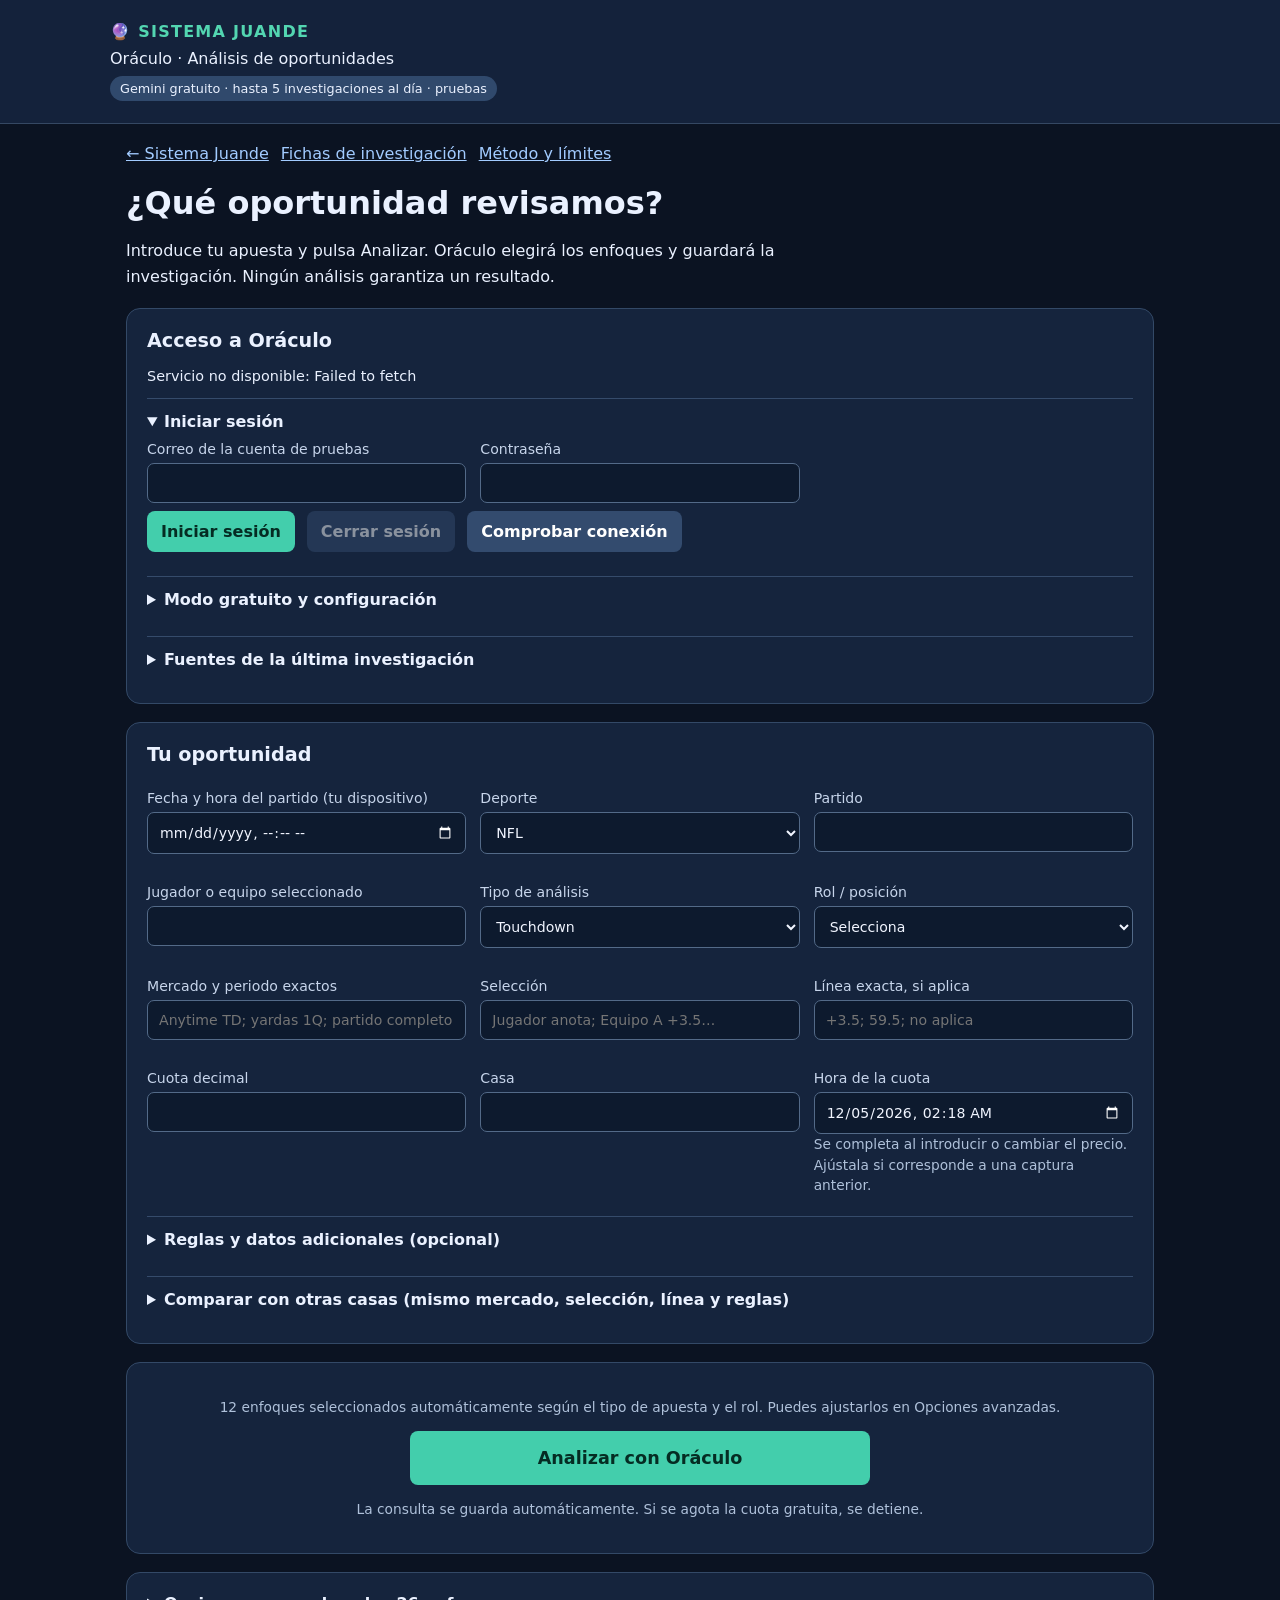
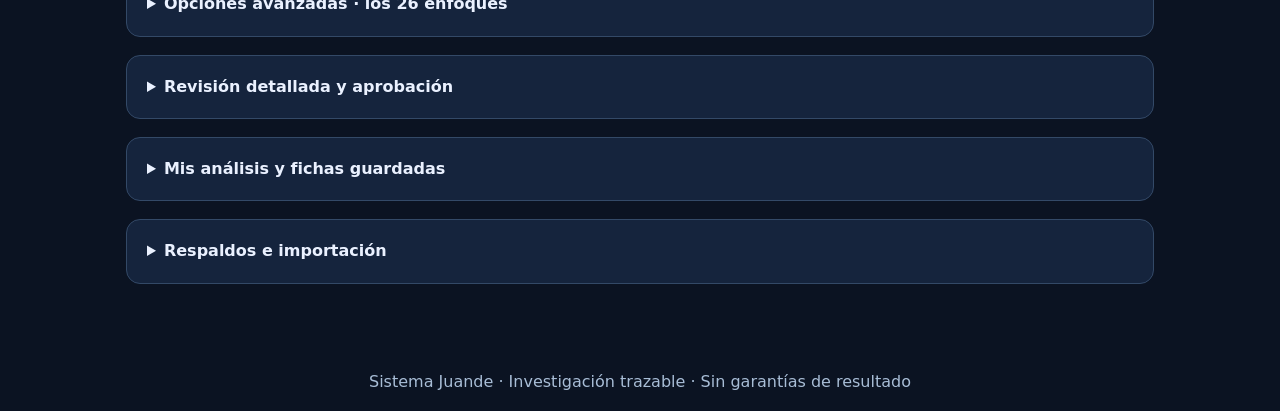
<file: analisis.html>
<!doctype html><html lang="es"><head><meta charset="utf-8"><meta name="viewport" content="width=device-width,initial-scale=1"><title>Oráculo · Análisis de oportunidades</title><link rel="stylesheet" href="analysis.css"><script defer src="prompt-catalog.js"></script><script defer src="analysis-engine.js"></script><script defer src="analysis-ui.js"></script><script defer src="ai-client.js"></script></head><body><header><div class="brand">🔮 SISTEMA JUANDE</div><p>Oráculo · Análisis de oportunidades</p><span class="pill">Gemini gratuito · hasta 5 investigaciones al día · pruebas</span></header><main><nav><a href="index.html">← Sistema Juande</a><a href="radar3-beta2.html">Fichas de investigación</a><a href="prompts/METODOLOGIA.md">Método y límites</a></nav><h1>¿Qué oportunidad revisamos?</h1><p class="intro">Introduce tu apuesta y pulsa Analizar. Oráculo elegirá los enfoques y guardará la investigación. Ningún análisis garantiza un resultado.</p><p id="notice" role="status" aria-live="polite"></p>
<section class="panel login-panel"><h2>Acceso a Oráculo</h2><p id="aiStatus" role="status" aria-live="polite">Comprobando servicio…</p><details id="aiAccess" open><summary>Iniciar sesión</summary><div class="grid"><label>Correo de la cuenta de pruebas<input id="aiEmail" type="email" autocomplete="username"></label><label>Contraseña<input id="aiPassword" type="password" autocomplete="current-password"></label></div><div class="row"><button id="aiLogin" type="button">Iniciar sesión</button><button id="aiLogout" type="button" class="alt" disabled>Cerrar sesión</button><button id="aiCheck" type="button" class="alt">Comprobar conexión</button></div></details><details><summary>Modo gratuito y configuración</summary><p class="muted">La clave de IA se configura una sola vez en <a href="https://supabase.com/dashboard/project/hblfzvfmrnaubetcqayw/functions/secrets" target="_blank" rel="noopener noreferrer">Supabase · Secrets</a>. Usa Gemini 2.5 Flash con proyecto Free sin facturación vinculada. La conexión queda bloqueada hasta configurar la clave y confirmar esa condición. Sin alternativas de pago. Límite: cinco investigaciones al día (UTC), sin reintentos automáticos.</p></details><details><summary>Fuentes de la última investigación</summary><div id="aiSearchEntry"></div><ul id="aiSources"></ul></details></section><form id="caseForm"><section class="panel"><h2>Tu oportunidad</h2><div class="grid">
<input name="date" type="hidden"><label>Fecha y hora del partido (tu dispositivo)<input name="starts_at" type="datetime-local" required></label><label>Deporte<select name="sport"><option>NFL</option><option>NCAAF</option><option>MLB</option><option>NBA</option><option>Baloncesto europeo</option><option>Otro</option></select></label><label>Partido<input name="game" required></label><label>Jugador o equipo seleccionado<input name="player"></label><label>Tipo de análisis<select name="mode"><option value="td">Touchdown</option><option value="rush">Carrera / corredor</option><option value="receiving">Recepciones / yardas</option><option value="spread">Hándicap / equipos</option><option value="quarter">Primer cuarto</option><option value="live">En vivo</option><option value="performance">Rendimiento individual</option></select></label><label>Rol / posición<select name="role"><option value="">Selecciona</option><option>Corredor</option><option>Receptor / tight end</option><option>Híbrido</option><option>Quarterback</option><option>Equipo</option><option>Otro</option></select></label><label>Mercado y periodo exactos<input name="market" placeholder="Anytime TD; yardas 1Q; partido completo…" required></label><label>Selección<input name="selection" placeholder="Jugador anota; Equipo A +3.5…" required></label><label>Línea exacta, si aplica<input name="line" placeholder="+3.5; 59.5; no aplica"></label><label>Cuota decimal<input name="odds" type="number" min="1.001" max="1000" step="any" required></label><label>Casa<input name="book" required></label><label>Hora de la cuota<input name="checked_at" type="datetime-local" required><small>Se completa al introducir o cambiar el precio. Ajústala si corresponde a una captura anterior.</small></label>
</div><details id="caseDetails"><summary>Reglas y datos adicionales (opcional)</summary><div class="grid"><label>Liquidación<select name="settlement"><option value="binary">Gana / pierde, sin push</option><option value="push">Gana / pierde / push</option><option value="unsupported">Dividida / parcial / otra (sin cálculo)</option></select></label><label>Umbral de probabilidad deseado (%)<input name="min_probability" type="number" min="0" max="100" step="any" value="75"></label><label class="full">Reglas y definición de estadística<textarea name="rules" placeholder="Incluye prórroga; solo tackles; qué invalida apuesta; regla del push…"></textarea></label><label class="full">Datos disponibles, fuentes y riesgos<textarea name="context" placeholder="URL, fecha, muestra, lesiones, evidencia contraria y lo que falta. No pegues contraseñas ni claves."></textarea></label></div><p class="muted">Si no conoces las reglas, Oráculo las tratará como pendientes de confirmar.</p></details><details><summary>Comparar con otras casas (mismo mercado, selección, línea y reglas)</summary><div id="quotes"></div><button id="addQuote" type="button" class="alt">Añadir casa</button><p class="muted">La mejor cuota solo se refiere a las casas verificadas. El cribado requiere al menos otra casa; puedes guardar el diagnóstico si no la tienes.</p></details></section>
<section class="panel action-panel"><p id="approachCount" class="muted"></p><button id="runAI" type="button">Analizar con Oráculo</button><p class="muted">La consulta se guarda automáticamente. Si se agota la cuota gratuita, se detiene.</p></section><section class="panel" id="plainResult" hidden><h2>Tu análisis</h2><div id="plainReport"></div><div id="result" role="status" aria-live="polite"></div><button id="publish" type="button" class="alt" disabled>Guardar como ficha en el Radar</button><p class="muted">La ficha queda en análisis. Revisa evidencia y precio antes de aprobarla; no registra una apuesta.</p></section><details class="panel"><summary>Opciones avanzadas · los 26 enfoques</summary><div class="row"><button id="recommend" type="button" class="alt">Seleccionar enfoques sugeridos</button></div><p class="muted">La sugerencia organiza el trabajo; no aporta evidencia ni una probabilidad. Revisa qué aplica. Puedes combinar enfoques para un híbrido.</p><div id="modules"></div><details><summary>Alternativa manual / ver solicitud</summary><button id="generate" type="button" class="alt">Preparar solicitud manual</button><p id="generateStatus" role="status"></p><label>Solicitud preparada<textarea id="request" readonly rows="8"></textarea></label><div class="row"><button id="copy" type="button" class="alt">Copiar solicitud</button><a href="https://chatgpt.com/" target="_blank" rel="noopener noreferrer">Abrir ChatGPT ↗</a></div><p class="muted">Pega la solicitud en este chat para que Oráculo consulte la evidencia. Después pega aquí su informe JSON. La alternativa manual no envía tus datos automáticamente.</p></details></details>
<details class="panel" id="reviewDetails"><summary>Revisión detallada y aprobación</summary><label>Informe estructurado JSON<textarea id="report" rows="10" placeholder="Pega la respuesta estructurada, sin editar probabilidades para forzar una aprobación."></textarea></label><div class="checks"><label><input type="checkbox" data-check="market"> Contrasté mercado, línea, cuota ejecutable y hora.</label><label><input type="checkbox" data-check="availability"> Revisé rol, lesiones y disponibilidad actual.</label><label><input type="checkbox" data-check="evidence"> Abrí las fuentes y comprobé las afirmaciones decisivas.</label><label><input type="checkbox" data-check="rules"> Confirmé reglas de liquidación y definición de estadística.</label><label><input type="checkbox" data-check="calibration"> Revisé la referencia de calibración fuera de muestra del modelo.</label><label><input type="checkbox" data-check="scope"> Si no es NFL, comprobé que métricas y supuestos se adaptan a esta liga.</label><label><input type="checkbox" data-check="human"> Revisé argumento contrario, sensibilidad, correlaciones y conclusión.</label></div><p class="muted">Estas casillas registran tu revisión; no verifican por sí solas una fuente ni certifican un modelo.</p><div class="row"><button id="evaluate" type="button">Evaluar evidencia y precio</button><button id="save" type="button" class="alt">Guardar revisión</button></div><p class="muted">La clasificación es un cribado sugerido. Crear la ficha la deja «En análisis / Sin calificar», sin registrar apuesta. En el Radar principal usa «Revisar fichas para integrar»; conserva su revisión final independiente.</p></details></form><details class="panel"><summary>Mis análisis y fichas guardadas</summary><div class="row"><label>Análisis guardados<select id="saved"><option value="">Nuevo análisis</option></select></label><button id="load" type="button">Abrir</button><button id="new" type="button" class="alt">Nuevo</button></div><div class="row"><label>Fichas de este navegador<select id="research"><option value="">Elige una ficha</option></select></label><button id="fromResearch" class="alt" type="button">Usar datos de ficha</button></div><p class="muted">Abrir datos no modifica la ficha ni registra apuestas. Cada guardado crea una revisión nueva para conservar el historial.</p></details>

<details class="panel"><summary>Respaldos e importación</summary><button id="export" type="button" class="alt">Exportar respaldo completo</button><label>Restaurar análisis nuevos<input id="import" type="file" accept="application/json,.json"></label><p class="muted">Incluye casos, informes y revisiones declaradas. Restaurar no sobrescribe IDs existentes ni crea fichas o apuestas. Volver a evaluar exige comprobar vigencia del precio.</p></details></main><footer>Sistema Juande · Investigación trazable · Sin garantías de resultado</footer></body></html>
</file>
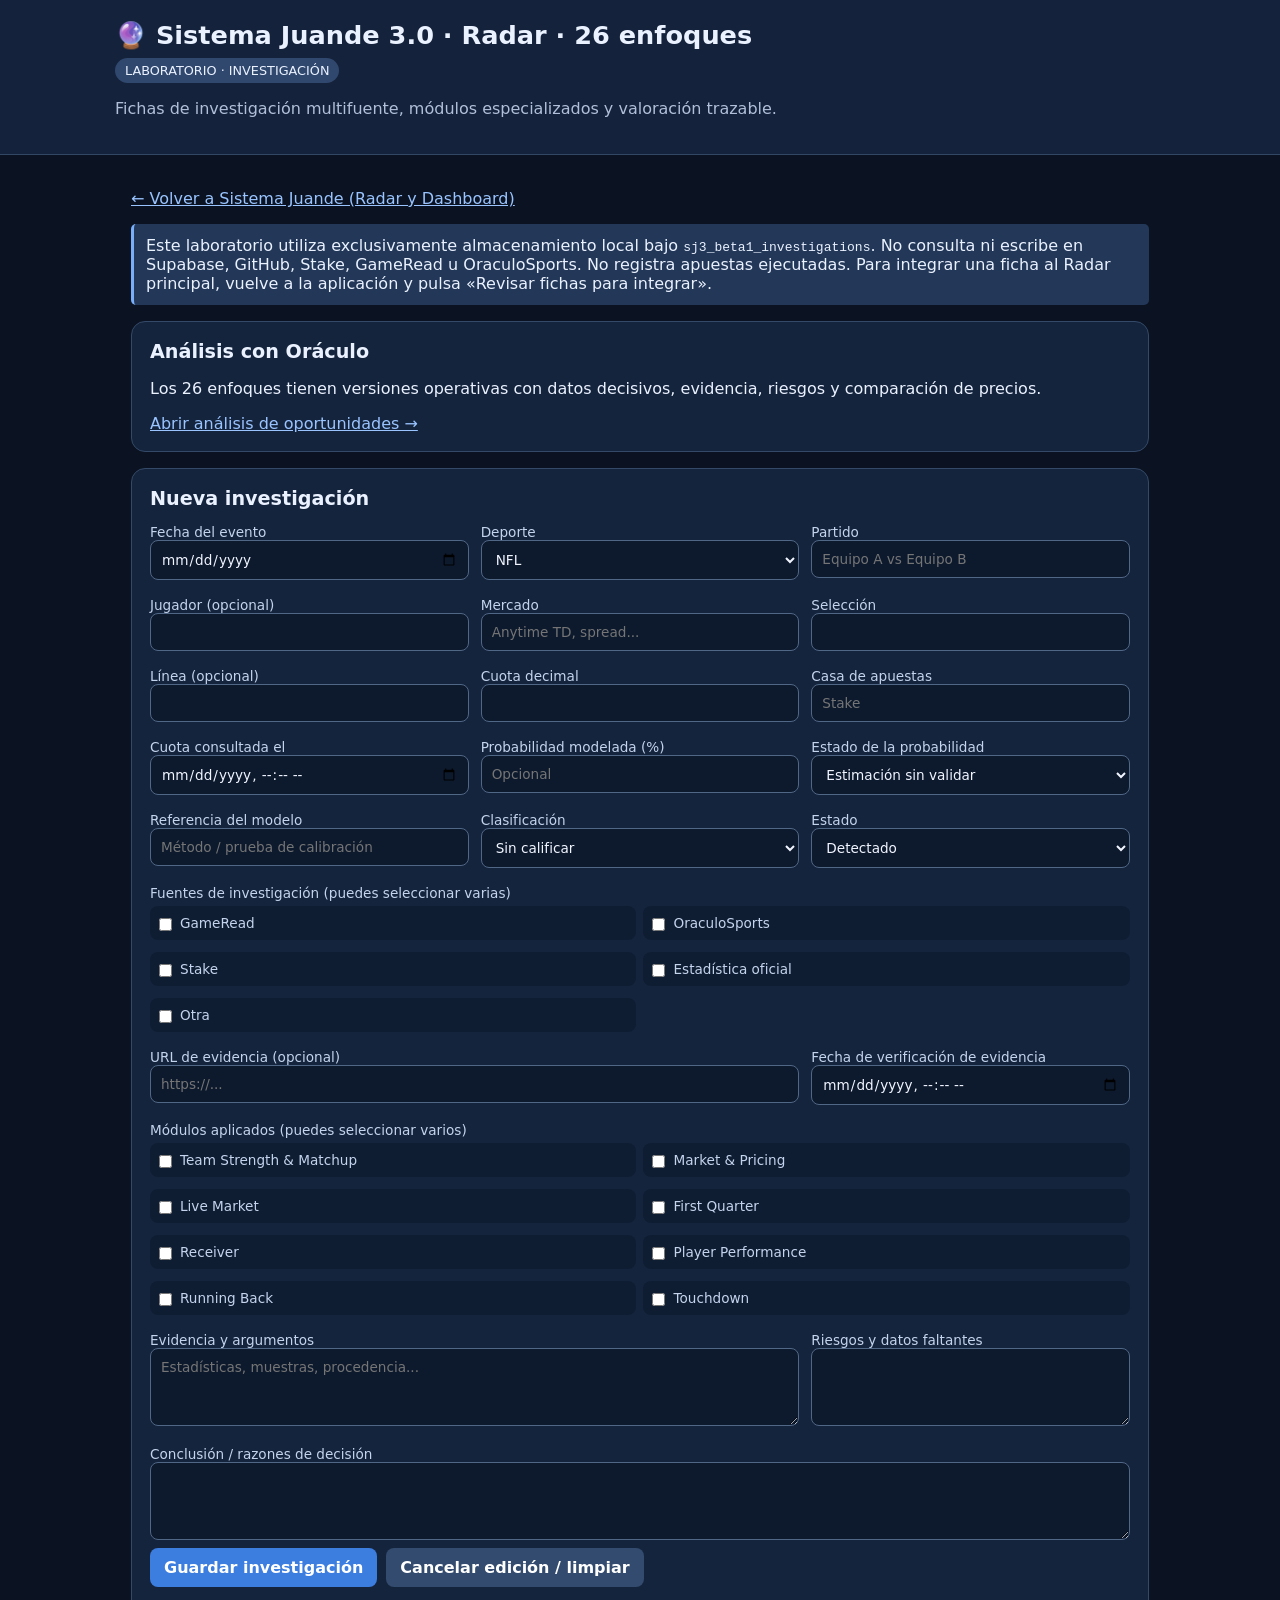
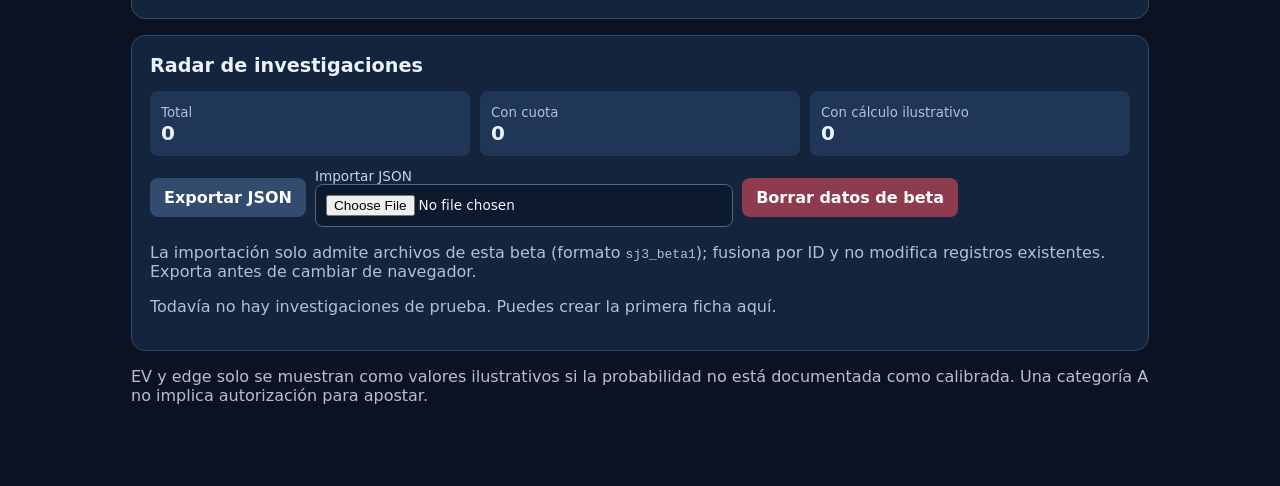
<file: radar3-beta2.html>
<!doctype html><html lang="es"><head><meta charset="utf-8"><meta name="viewport" content="width=device-width,initial-scale=1"><title>Sistema Juande 3.0 — Radar Beta 5</title><style>
:root{font-family:system-ui,-apple-system,sans-serif;color:#eaf1ff;background:#0b1322}*{box-sizing:border-box}body{margin:0}header{background:#14223b;padding:20px max(16px,calc((100vw - 1050px)/2));border-bottom:1px solid #314764}main{max-width:1050px;margin:auto;padding:18px 16px 65px}h1{font-size:1.6rem;margin:0 0 8px}h2{font-size:1.2rem;margin:0 0 14px}h3{font-size:1.05rem;margin:0 0 8px}.muted,small{color:#b1c0d8}.pill{display:inline-block;background:#30486e;border-radius:20px;padding:5px 10px;font-size:.8rem}.panel{background:#15243d;border:1px solid #334967;border-radius:14px;padding:18px;margin:16px 0}.grid{display:grid;grid-template-columns:repeat(3,minmax(0,1fr));gap:12px}.wide{grid-column:span 2}.full{grid-column:1/-1}label{display:block;font-size:.85rem;margin-bottom:5px;color:#c5d4ed}input,textarea,select{background:#0d1a2e;border:1px solid #506786;border-radius:8px;padding:10px;width:100%;color:#f1f5ff;font:inherit}textarea{min-height:78px}button{font:inherit;cursor:pointer;background:#3c7de0;color:#fff;border:0;border-radius:8px;padding:10px 14px;font-weight:650}button.alt{background:#334b6e}button.danger{background:#8e3b4d}.row{display:flex;gap:9px;flex-wrap:wrap;align-items:center}.note{padding:12px;background:#233858;border-left:3px solid #79aefa;border-radius:5px}.checkgrid{display:grid;grid-template-columns:repeat(2,minmax(0,1fr));gap:7px}.checkgrid label{display:flex;align-items:flex-start;gap:8px;background:#0f1d32;padding:9px;border-radius:8px}.checkgrid input{width:auto;margin:3px 0 0}.card{background:#0d1b30;border:1px solid #344b6c;border-radius:10px;padding:14px;margin:10px 0}.card p{margin:7px 0;overflow-wrap:anywhere}.tags{display:flex;gap:5px;flex-wrap:wrap;margin:8px 0}.tag{background:#294266;border-radius:14px;padding:4px 8px;font-size:.78rem}.metrics{display:grid;grid-template-columns:repeat(3,1fr);gap:10px;margin:12px 0}.metric{background:#203656;padding:11px;border-radius:8px}.metric strong{display:block;font-size:1.25rem}details{margin-top:12px}summary{cursor:pointer;font-weight:650}.hide{display:none}a{color:#99c4ff}.status{font-size:.84rem;color:#b9c8e1}@media(max-width:650px){.grid{grid-template-columns:1fr}.wide{grid-column:auto}.checkgrid{grid-template-columns:1fr}.metrics{grid-template-columns:1fr}h1{font-size:1.3rem}}
</style></head><body><header><h1>🔮 Sistema Juande 3.0 · Radar · 26 enfoques</h1><span class="pill">LABORATORIO · INVESTIGACIÓN</span><p class="muted">Fichas de investigación multifuente, módulos especializados y valoración trazable.</p></header><main><p><a href="index.html">← Volver a Sistema Juande (Radar y Dashboard)</a></p><p class="note">Este laboratorio utiliza exclusivamente almacenamiento local bajo <code>sj3_beta1_investigations</code>. No consulta ni escribe en Supabase, GitHub, Stake, GameRead u OraculoSports. No registra apuestas ejecutadas. Para integrar una ficha al Radar principal, vuelve a la aplicación y pulsa «Revisar fichas para integrar».</p>
<section class="panel"><h2>Análisis con Oráculo</h2><p>Los 26 enfoques tienen versiones operativas con datos decisivos, evidencia, riesgos y comparación de precios.</p><a href="analisis.html">Abrir análisis de oportunidades →</a></section><section class="panel"><h2 id="formTitle">Nueva investigación</h2><form id="f"><div class="grid"><div><label>Fecha del evento<input name="event_date" type="date" required></label></div><div><label>Deporte<select name="sport"><option>NFL</option><option>NCAAF</option><option>MLB</option><option>Baloncesto europeo</option><option>NBA</option><option>Otro</option></select></label></div><div><label>Partido<input name="game" required placeholder="Equipo A vs Equipo B"></label></div><div><label>Jugador (opcional)<input name="player"></label></div><div><label>Mercado<input name="market" required placeholder="Anytime TD, spread..."></label></div><div><label>Selección<input name="selection" required></label></div><div><label>Línea (opcional)<input name="line" type="number" step="any"></label></div><div><label>Cuota decimal<input name="odds" type="number" min="1.01" step="0.01"></label></div><div><label>Casa de apuestas<input name="sportsbook" placeholder="Stake"></label></div><div><label>Cuota consultada el<input name="odds_checked_at" type="datetime-local"></label></div><div><label>Probabilidad modelada (%)<input name="prob" type="number" min="0" max="100" step="0.01" placeholder="Opcional"></label></div><div><label>Estado de la probabilidad<select name="prob_status"><option value="sin_validar">Estimación sin validar</option><option value="validada">Modelo calibrado y documentado</option></select></label></div><div><label>Referencia del modelo<input name="model_ref" placeholder="Método / prueba de calibración"></label></div><div><label>Clasificación<select name="grade"><option>Sin calificar</option><option>A</option><option>B</option><option>C</option><option>Descartada</option></select></label></div><div><label>Estado<select name="status"><option>Detectado</option><option>En análisis</option><option>Validado</option><option>Descartado</option></select></label></div>
<div class="full"><label>Fuentes de investigación (puedes seleccionar varias)</label><div class="checkgrid" id="sources"></div></div><div class="wide"><label>URL de evidencia (opcional)<input name="source_url" type="url" placeholder="https://..."></label></div><div><label>Fecha de verificación de evidencia<input name="evidence_at" type="datetime-local"></label></div><div class="full"><label>Módulos aplicados (puedes seleccionar varios)</label><div class="checkgrid" id="modules"></div></div><div class="wide"><label>Evidencia y argumentos<textarea name="evidence" placeholder="Estadísticas, muestras, procedencia..."></textarea></label></div><div><label>Riesgos y datos faltantes<textarea name="risks"></textarea></label></div><div class="full"><label>Conclusión / razones de decisión<textarea name="reason"></textarea></label></div></div><div class="row"><button type="submit" id="submit">Guardar investigación</button><button type="button" class="alt" id="cancel">Cancelar edición / limpiar</button></div></form><p class="status" id="formMsg" role="status"></p></section>
<section class="panel"><h2>Radar de investigaciones</h2><div class="metrics"><div class="metric"><small>Total</small><strong id="count">0</strong></div><div class="metric"><small>Con cuota</small><strong id="countOdds">0</strong></div><div class="metric"><small>Con cálculo ilustrativo</small><strong id="countEV">0</strong></div></div><div class="row"><button type="button" class="alt" id="export">Exportar JSON</button><label style="margin:0">Importar JSON <input id="import" type="file" accept=".json,application/json"></label><button type="button" class="danger" id="wipe">Borrar datos de beta</button></div><p class="muted">La importación solo admite archivos de esta beta (formato <code>sj3_beta1</code>); fusiona por ID y no modifica registros existentes. Exporta antes de cambiar de navegador.</p><div id="items"></div></section><p class="muted">EV y edge solo se muestran como valores ilustrativos si la probabilidad no está documentada como calibrada. Una categoría A no implica autorización para apostar.</p></main>
<script>(()=>{'use strict';const KEY='sj3_beta1_investigations',KIND='sj3_beta1';const MODULES=['Team Strength & Matchup','Market & Pricing','Live Market','First Quarter','Receiver','Player Performance','Running Back','Touchdown'];const SOURCES=['GameRead','OraculoSports','Stake','Estadística oficial','Otra'];const $=id=>document.getElementById(id),form=$('f');let editId=null;const fields=()=>Object.fromEntries(new FormData(form).entries());const safeRead=()=>{try{const a=JSON.parse(localStorage.getItem(KEY)||'[]');return Array.isArray(a)?a:[]}catch{return []}};const save=a=>localStorage.setItem(KEY,JSON.stringify(a));const el=(tag,text,cls)=>{const e=document.createElement(tag);if(cls)e.className=cls;if(text!==undefined)e.textContent=text;return e};function checks(id,values,prefix){const target=$(id);for(const v of values){const l=el('label');const c=document.createElement('input');c.type='checkbox';c.name=prefix;c.value=v;l.append(c,document.createTextNode(v));target.append(l)}}checks('sources',SOURCES,'sources');checks('modules',MODULES,'modules');const selected=n=>Array.from(form.querySelectorAll('input[name="'+n+'"]:checked')).map(x=>x.value);function metric(r){if(r.odds===''||r.prob==='')return null;const o=Number(r.odds),p=Number(r.prob)/100;if(!(o>1)||!Number.isFinite(p)||p<0||p>1)return null;return{imp:100/o,edge:100*(p-1/o),ev:100*(p*o-1)}}function reset(){form.reset();editId=null;$('formTitle').textContent='Nueva investigación';$('submit').textContent='Guardar investigación';$('formMsg').textContent=''}$('cancel').onclick=reset;function render(){const a=safeRead();$('count').textContent=a.length;$('countOdds').textContent=a.filter(x=>x.odds!=='').length;$('countEV').textContent=a.filter(x=>metric(x)!==null).length;const root=$('items');root.replaceChildren();if(!a.length){root.append(el('p','Todavía no hay investigaciones de prueba. Puedes crear la primera ficha aquí.','muted'));return}for(const r of [...a].reverse()){const card=el('article',undefined,'card');card.append(el('h3',(r.game||'Partido')+' · '+(r.market||'Mercado')+' · '+(r.selection||'')));card.append(el('p',[r.event_date,r.sport,r.grade,r.status].filter(Boolean).join(' · '),'muted'));const tags=el('div',undefined,'tags');for(const t of [...(r.sources||[]).map(x=>'Fuente: '+x),...(r.modules||[]),...(r.odds!==''?['Cuota '+r.odds]:[])])tags.append(el('span',t,'tag'));card.append(tags);const m=metric(r);card.append(el('p',m?`Implícita ${m.imp.toFixed(2)}% · Edge ${m.edge.toFixed(2)} pp · EV ${m.ev.toFixed(2)}%${r.prob_status==='validada'&&r.model_ref?' · Modelo declarado calibrado':' · SOLO ILUSTRATIVO'}`:'Edge/EV no calculables sin cuota y probabilidad.'));const d=el('details');d.append(el('summary','Ver ficha completa'));for(const [title,key] of [['Informe completo Oráculo','analysis_report'],['Jugador','player'],['Línea','line'],['Casa','sportsbook'],['Cuota consultada','odds_checked_at'],['Estado de probabilidad','prob_status'],['Referencia del modelo','model_ref'],['Evidencia verificada el','evidence_at'],['Evidencia','evidence'],['Riesgos','risks'],['Conclusión','reason']])if(r[key]!==undefined&&r[key]!=='')d.append(el('p',title+': '+r[key]));if(/^https:\/\/[^\s]+$/i.test(r.source_url||'')){const a=el('a','Abrir evidencia');a.href=r.source_url;a.rel='noopener noreferrer';a.target='_blank';d.append(a)}card.append(d);const actions=el('div',undefined,'row');const edit=el('button','Editar','alt');edit.type='button';edit.onclick=()=>{editId=r.id;for(const [k,v] of Object.entries(r)){if(['sources','modules','id','created_at','updated_at','schema_version'].includes(k))continue;const field=form.elements.namedItem(k);if(field&&typeof v==='string')field.value=v}for(const name of ['sources','modules'])form.querySelectorAll('input[name="'+name+'"]').forEach(c=>c.checked=(r[name]||[]).includes(c.value));$('formTitle').textContent='Editar investigación';$('submit').textContent='Guardar cambios';window.scrollTo({top:0,behavior:'smooth'})};const del=el('button','Eliminar','danger');del.type='button';del.onclick=()=>{if(confirm('¿Eliminar esta investigación de la beta?')){save(safeRead().filter(x=>x.id!==r.id));render()}};const analyze=el("a","Analizar con Oráculo");analyze.href="analisis.html?research="+encodeURIComponent(r.id);actions.append(edit,del,analyze);card.append(actions);root.append(card)}}form.addEventListener('submit',e=>{e.preventDefault();const raw=fields();const odds=raw.odds||'',prob=raw.prob||'';if(odds!==''&&!(Number(odds)>1)){alert('La cuota debe ser mayor a 1');return}if(prob!==''&&!(Number(prob)>=0&&Number(prob)<=100)){alert('La probabilidad debe estar entre 0 y 100');return}if(raw.prob_status==='validada'&&!raw.model_ref.trim()){alert('Para declarar un modelo calibrado, escribe su referencia.');return}const now=new Date().toISOString(),a=safeRead(),old=editId?a.find(x=>x.id===editId):null;const r={...(old?.analysis_report?{analysis_report:old.analysis_report}:{}),...raw,sources:selected('sources'),modules:selected('modules'),id:old?.id||((typeof crypto!=='undefined'&&crypto.randomUUID)?crypto.randomUUID():String(Date.now())+Math.random()),created_at:old?.created_at||now,updated_at:now,schema_version:3,is_bet:false};if(old&&old.odds!==r.odds&&r.status==='Validado'){r.status='En análisis';$('formMsg').textContent='Cuota modificada: estado regresó a En análisis.'}if(old){const i=a.findIndex(x=>x.id===editId);a[i]=r}else a.push(r);try{save(a);reset();render();$('formMsg').textContent='Investigación guardada en almacenamiento local de la beta.'}catch(err){alert('Error al guardar: '+err.message)}});$('export').onclick=()=>{const obj={kind:KIND,schema_version:3,exported_at:new Date().toISOString(),investigations:safeRead()};const blob=new Blob([JSON.stringify(obj,null,2)],{type:'application/json'});const url=URL.createObjectURL(blob),a=document.createElement('a');a.href=url;a.download='radar_juande_3_beta1.json';a.click();setTimeout(()=>URL.revokeObjectURL(url),3000)};$('import').onchange=async e=>{const file=e.target.files[0];if(!file)return;try{if(file.size>2e6)throw Error('Archivo mayor a 2 MB');const data=JSON.parse(await file.text());if(data.kind!==KIND||!Array.isArray(data.investigations))throw Error('Formato incompatible con esta beta');if(data.investigations.length>1000)throw Error('Demasiados registros');const a=safeRead(),ids=new Set(a.map(x=>x.id));let added=0;for(const r of data.investigations){if(!r||typeof r.id!=='string'||typeof r.game!=='string'||typeof r.market!=='string'||typeof r.selection!=='string'||!Array.isArray(r.sources)||!Array.isArray(r.modules))continue;if(ids.has(r.id))continue;const clean={};for(const k of ['id','event_date','sport','game','player','market','selection','line','odds','sportsbook','odds_checked_at','prob','prob_status','model_ref','grade','status','source_url','evidence_at','evidence','risks','reason','created_at','updated_at'])clean[k]=typeof r[k]==='string'?r[k].slice(0,5000):'';if(typeof r.analysis_report==='string'&&r.analysis_report.length<=200000){try{const ar=JSON.parse(r.analysis_report);if(ar&&ar.version==='1.0'&&ar.case&&ar.report)clean.analysis_report=r.analysis_report}catch{}}clean.sources=r.sources.filter(x=>SOURCES.includes(x));clean.modules=r.modules.filter(x=>MODULES.includes(x));clean.schema_version=3;clean.is_bet=false;a.push(clean);ids.add(r.id);added++}save(a);render();alert(added+' investigaciones nuevas importadas.')}catch(err){alert('No se pudo importar: '+err.message)}finally{e.target.value=''}};$('wipe').onclick=()=>{if(confirm('¿Borrar únicamente los registros de Radar Beta 1 en este navegador?')){localStorage.removeItem(KEY);reset();render()}};render()})();</script></body></html>
</file>
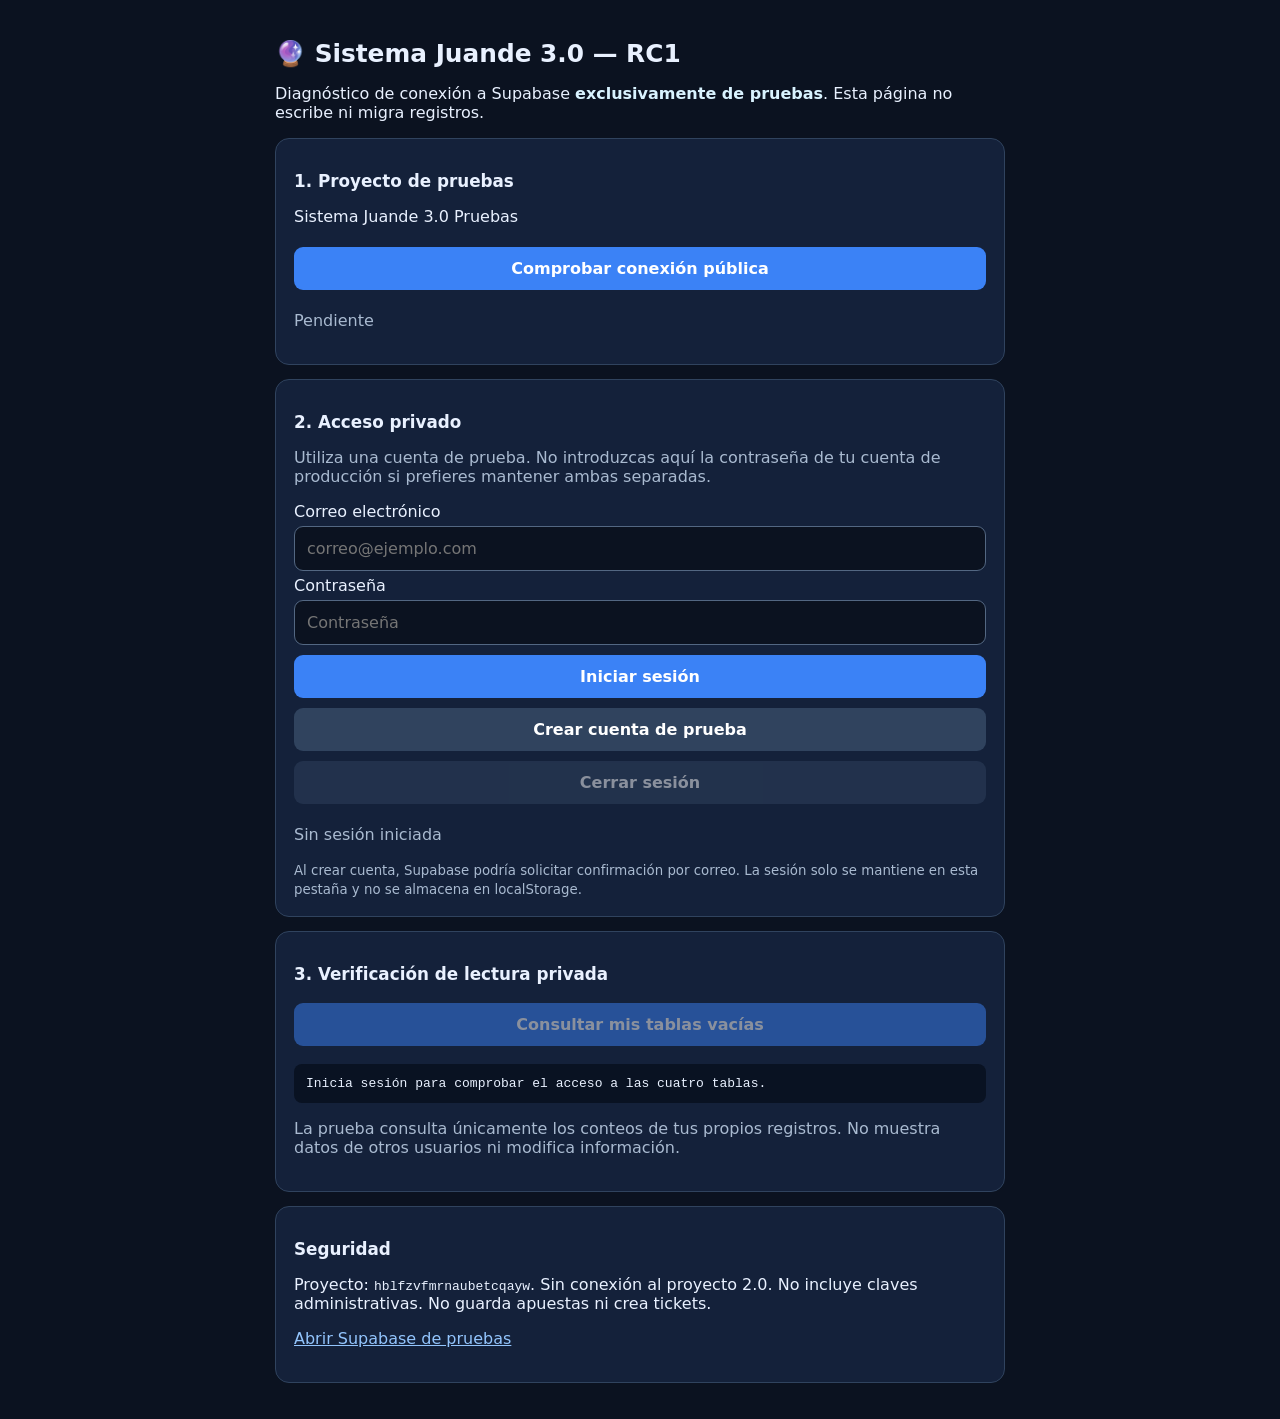
<file: rc1-conexion.html>
<!doctype html><html lang="es"><head><meta charset="utf-8"><meta name="viewport" content="width=device-width,initial-scale=1"><title>Sistema Juande 3.0 RC1 — Diagnóstico de conexión</title><style>:root{font-family:system-ui,-apple-system,sans-serif;color-scheme:dark;background:#0b1220;color:#e9f1ff}*{box-sizing:border-box}body{max-width:760px;margin:auto;padding:22px 15px}h1{font-size:1.55rem}h2{font-size:1.05rem}.card{background:#14213a;border:1px solid #30435e;border-radius:14px;padding:18px;margin:14px 0}input,button{font:inherit;border-radius:9px;padding:12px;width:100%;margin:5px 0}input{background:#0b1220;color:white;border:1px solid #536782}button{background:#3b82f6;color:white;border:0;font-weight:650;cursor:pointer}button.secondary{background:#30435e}button:disabled{opacity:.5}small,.muted{color:#a9bad0}pre{white-space:pre-wrap;overflow-wrap:anywhere;background:#091222;padding:12px;border-radius:8px}strong{color:#d9f3ff}.ok{color:#77e1aa}.warn{color:#ffca75}a{color:#93c5fd}</style></head><body><h1>🔮 Sistema Juande 3.0 — RC1</h1><p>Diagnóstico de conexión a Supabase <strong>exclusivamente de pruebas</strong>. Esta página no escribe ni migra registros.</p><div class="card"><h2>1. Proyecto de pruebas</h2><p id="project">Sistema Juande 3.0 Pruebas</p><button id="ping">Comprobar conexión pública</button><p id="pingResult" role="status" class="muted">Pendiente</p></div><div class="card"><h2>2. Acceso privado</h2><p class="muted">Utiliza una cuenta de prueba. No introduzcas aquí la contraseña de tu cuenta de producción si prefieres mantener ambas separadas.</p><label for="email">Correo electrónico</label><input id="email" type="email" autocomplete="email" placeholder="correo@ejemplo.com"><label for="password">Contraseña</label><input id="password" type="password" autocomplete="current-password" placeholder="Contraseña"><button id="login">Iniciar sesión</button><button id="signup" class="secondary">Crear cuenta de prueba</button><button id="logout" class="secondary" disabled>Cerrar sesión</button><p id="authResult" role="status" class="muted">Sin sesión iniciada</p><small>Al crear cuenta, Supabase podría solicitar confirmación por correo. La sesión solo se mantiene en esta pestaña y no se almacena en localStorage.</small></div><div class="card"><h2>3. Verificación de lectura privada</h2><button id="check" disabled>Consultar mis tablas vacías</button><pre id="results" aria-live="polite">Inicia sesión para comprobar el acceso a las cuatro tablas.</pre><p class="muted">La prueba consulta únicamente los conteos de tus propios registros. No muestra datos de otros usuarios ni modifica información.</p></div><div class="card"><h2>Seguridad</h2><p>Proyecto: <code>hblfzvfmrnaubetcqayw</code>. Sin conexión al proyecto 2.0. No incluye claves administrativas. No guarda apuestas ni crea tickets.</p><p><a href="https://supabase.com/dashboard/project/hblfzvfmrnaubetcqayw" target="_blank" rel="noopener">Abrir Supabase de pruebas</a></p></div><script>
'use strict';
const BASE='https://hblfzvfmrnaubetcqayw.supabase.co';
const KEY='sb_publishable_azE3un3tRstifvMVOnYABQ_wkiLsfME';
const $=id=>document.getElementById(id);
let accessToken=null;
function headers(token){const h={'apikey':KEY,'Content-Type':'application/json'};if(token)h.Authorization='Bearer '+token;return h}
async function request(path,opts={}){let res=await fetch(BASE+path,{...opts,headers:{...headers(opts.token),...(opts.headers||{})}});let txt=await res.text(),data;try{data=JSON.parse(txt)}catch{data=txt}if(!res.ok)throw Error((data&&((data.msg)||(data.error_description)||(data.message)||(data.error)))||('HTTP '+res.status));return {res,data}}
function show(id,msg,ok){$(id).textContent=msg;$(id).className=ok?'ok':'warn'}
function setSession(token){accessToken=token||null;$('check').disabled=!accessToken;$('logout').disabled=!accessToken}
$('ping').onclick=async()=>{try{let x=await request('/rest/v1/sj3_investigations?select=id&limit=0');show('pingResult','Conexión REST correcta. Código HTTP '+x.res.status+'.',true)}catch(e){show('pingResult','No se pudo conectar: '+e.message,false)}};
async function authenticate(kind){let email=$('email').value.trim(),password=$('password').value;if(!email||!password){show('authResult','Introduce correo y contraseña.',false);return}try{let route=kind==='signup'?'/auth/v1/signup':'/auth/v1/token?grant_type=password';let {data}=await request(route,{method:'POST',body:JSON.stringify({email,password})});$('password').value='';if(data.access_token){setSession(data.access_token);show('authResult','Sesión iniciada. Ya puedes verificar el acceso privado.',true)}else{setSession(null);show('authResult','Cuenta registrada. Revisa tu correo para confirmar la cuenta antes de iniciar sesión.',true)}}catch(e){$('password').value='';show('authResult','Autenticación: '+e.message,false)}}
$('login').onclick=()=>authenticate('login');$('signup').onclick=()=>authenticate('signup');$('logout').onclick=()=>{setSession(null);$('results').textContent='Sesión cerrada.';show('authResult','Sesión cerrada.',true)};
$('check').onclick=async()=>{if(!accessToken)return;let names=['sj3_investigations','sj3_investigation_versions','sj3_tickets','sj3_ticket_legs'];let lines=[];for(let name of names){try{let {res}=await request('/rest/v1/'+name+'?select=id&limit=0',{token:accessToken,headers:{Prefer:'count=exact'}});lines.push('✓ '+name+': '+(res.headers.get('content-range')||'consulta permitida'))}catch(e){lines.push('✗ '+name+': '+e.message)}}$('results').textContent=lines.join('\n')+'\n\nNingún dato fue escrito.'};
</script></body></html>
</file>
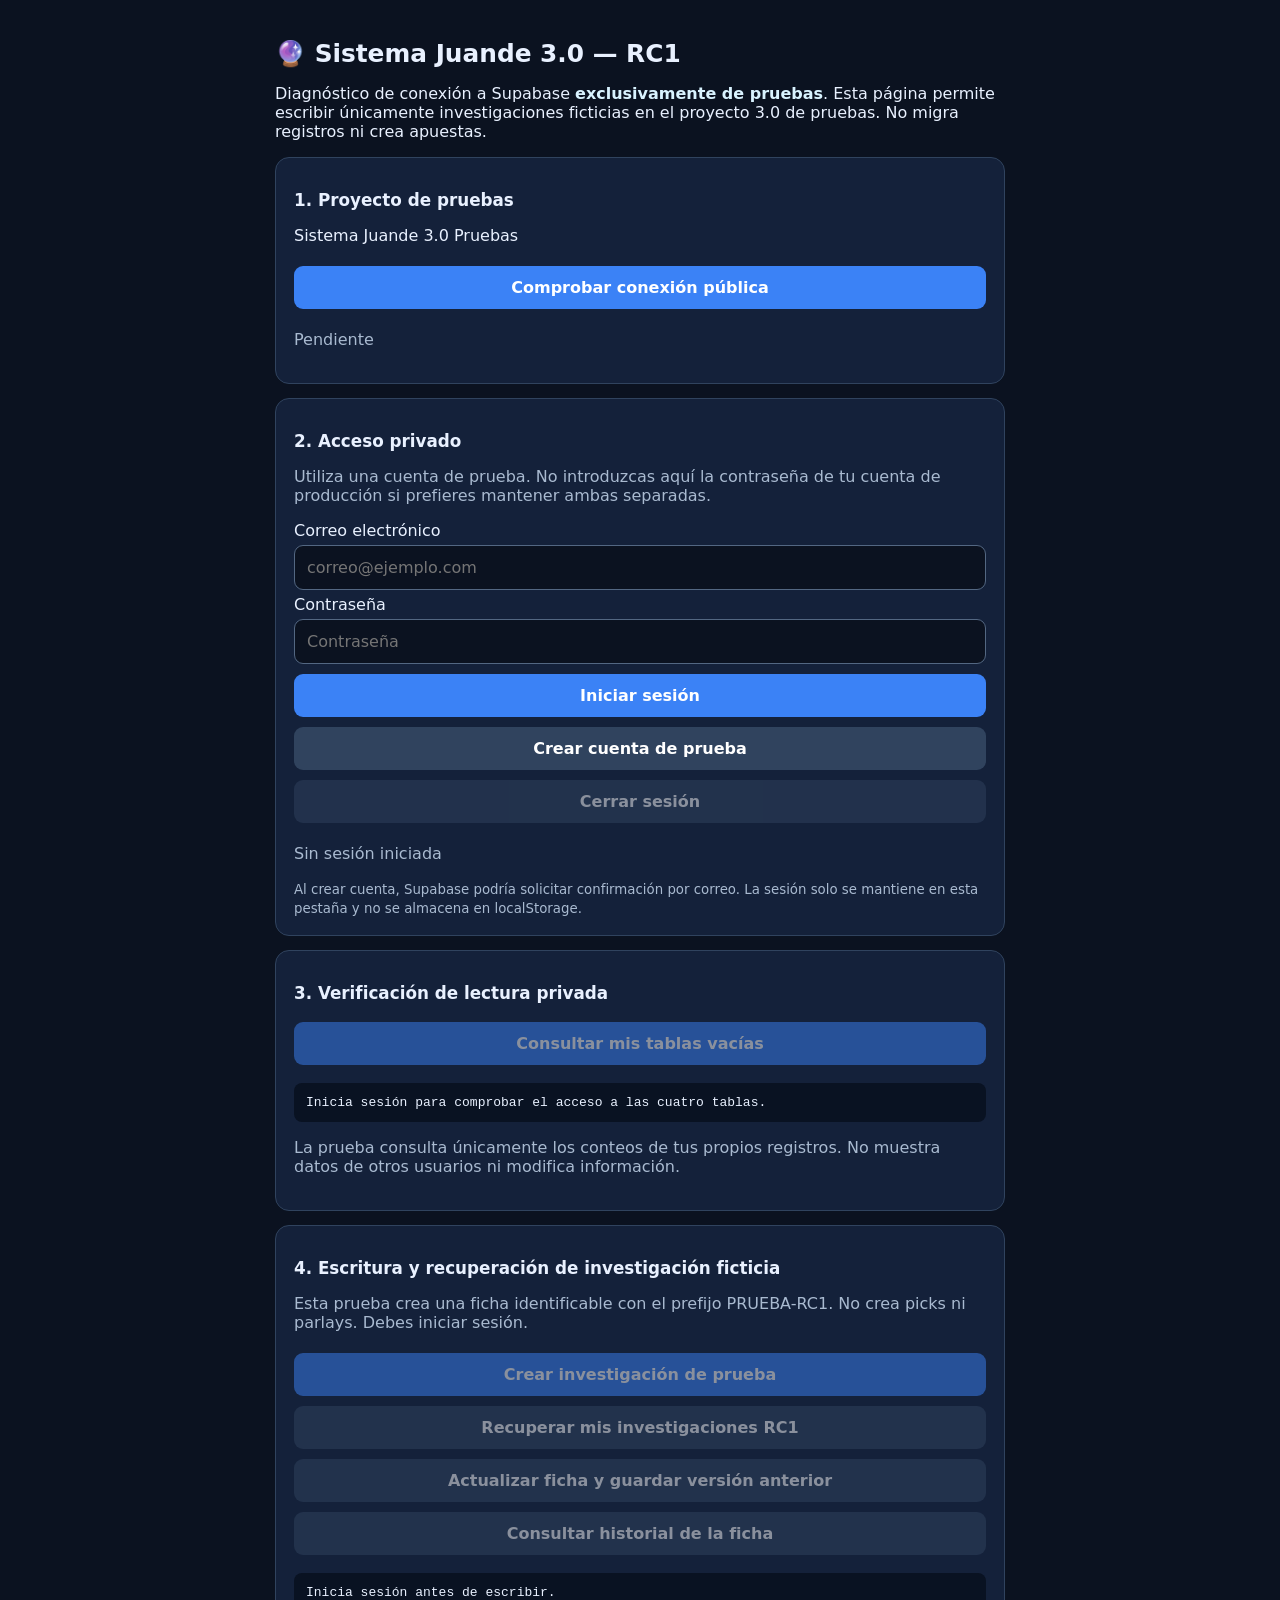
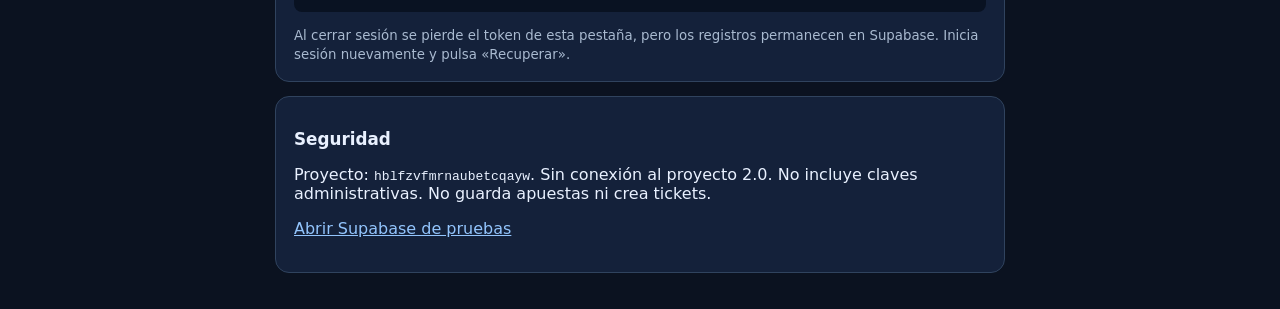
<file: rc1-escritura.html>
<!doctype html><html lang="es"><head><meta charset="utf-8"><meta name="viewport" content="width=device-width,initial-scale=1"><title>Sistema Juande 3.0 RC1 — Fase 2 Escritura segura</title><style>:root{font-family:system-ui,-apple-system,sans-serif;color-scheme:dark;background:#0b1220;color:#e9f1ff}*{box-sizing:border-box}body{max-width:760px;margin:auto;padding:22px 15px}h1{font-size:1.55rem}h2{font-size:1.05rem}.card{background:#14213a;border:1px solid #30435e;border-radius:14px;padding:18px;margin:14px 0}input,button{font:inherit;border-radius:9px;padding:12px;width:100%;margin:5px 0}input{background:#0b1220;color:white;border:1px solid #536782}button{background:#3b82f6;color:white;border:0;font-weight:650;cursor:pointer}button.secondary{background:#30435e}button:disabled{opacity:.5}small,.muted{color:#a9bad0}pre{white-space:pre-wrap;overflow-wrap:anywhere;background:#091222;padding:12px;border-radius:8px}strong{color:#d9f3ff}.ok{color:#77e1aa}.warn{color:#ffca75}a{color:#93c5fd}</style></head><body><h1>🔮 Sistema Juande 3.0 — RC1</h1><p>Diagnóstico de conexión a Supabase <strong>exclusivamente de pruebas</strong>. Esta página permite escribir únicamente investigaciones ficticias en el proyecto 3.0 de pruebas. No migra registros ni crea apuestas.</p><div class="card"><h2>1. Proyecto de pruebas</h2><p id="project">Sistema Juande 3.0 Pruebas</p><button id="ping">Comprobar conexión pública</button><p id="pingResult" role="status" class="muted">Pendiente</p></div><div class="card"><h2>2. Acceso privado</h2><p class="muted">Utiliza una cuenta de prueba. No introduzcas aquí la contraseña de tu cuenta de producción si prefieres mantener ambas separadas.</p><label for="email">Correo electrónico</label><input id="email" type="email" autocomplete="email" placeholder="correo@ejemplo.com"><label for="password">Contraseña</label><input id="password" type="password" autocomplete="current-password" placeholder="Contraseña"><button id="login">Iniciar sesión</button><button id="signup" class="secondary">Crear cuenta de prueba</button><button id="logout" class="secondary" disabled>Cerrar sesión</button><p id="authResult" role="status" class="muted">Sin sesión iniciada</p><small>Al crear cuenta, Supabase podría solicitar confirmación por correo. La sesión solo se mantiene en esta pestaña y no se almacena en localStorage.</small></div><div class="card"><h2>3. Verificación de lectura privada</h2><button id="check" disabled>Consultar mis tablas vacías</button><pre id="results" aria-live="polite">Inicia sesión para comprobar el acceso a las cuatro tablas.</pre><p class="muted">La prueba consulta únicamente los conteos de tus propios registros. No muestra datos de otros usuarios ni modifica información.</p></div><div class="card"><h2>4. Escritura y recuperación de investigación ficticia</h2><p class="muted">Esta prueba crea una ficha identificable con el prefijo PRUEBA-RC1. No crea picks ni parlays. Debes iniciar sesión.</p><button id="create" disabled>Crear investigación de prueba</button><button id="read" class="secondary" disabled>Recuperar mis investigaciones RC1</button><button id="update" class="secondary" disabled>Actualizar ficha y guardar versión anterior</button><button id="history" class="secondary" disabled>Consultar historial de la ficha</button><pre id="writeResults" aria-live="polite">Inicia sesión antes de escribir.</pre><small>Al cerrar sesión se pierde el token de esta pestaña, pero los registros permanecen en Supabase. Inicia sesión nuevamente y pulsa «Recuperar».</small></div><div class="card"><h2>Seguridad</h2><p>Proyecto: <code>hblfzvfmrnaubetcqayw</code>. Sin conexión al proyecto 2.0. No incluye claves administrativas. No guarda apuestas ni crea tickets.</p><p><a href="https://supabase.com/dashboard/project/hblfzvfmrnaubetcqayw" target="_blank" rel="noopener">Abrir Supabase de pruebas</a></p></div><script>
'use strict';
const BASE='https://hblfzvfmrnaubetcqayw.supabase.co';
const KEY='sb_publishable_azE3un3tRstifvMVOnYABQ_wkiLsfME';
const $=id=>document.getElementById(id);
let accessToken=null, currentId=null, currentVersion=null;
function headers(token){const h={'apikey':KEY,'Content-Type':'application/json'};if(token)h.Authorization='Bearer '+token;return h}
async function request(path,opts={}){let res=await fetch(BASE+path,{...opts,headers:{...headers(opts.token),...(opts.headers||{})}});let txt=await res.text(),data;try{data=JSON.parse(txt)}catch{data=txt}if(!res.ok)throw Error((data&&((data.msg)||(data.error_description)||(data.message)||(data.error)))||('HTTP '+res.status));return {res,data}}
function show(id,msg,ok){$(id).textContent=msg;$(id).className=ok?'ok':'warn'}
function setSession(token){accessToken=token||null;$('check').disabled=!accessToken;$('logout').disabled=!accessToken;for(const id of ['create','read','update','history'])$(id).disabled=!accessToken;if(!accessToken){currentId=null;currentVersion=null}}
$('ping').onclick=async()=>{try{let x=await request('/rest/v1/sj3_investigations?select=id&limit=0');show('pingResult','Conexión REST correcta. Código HTTP '+x.res.status+'.',true)}catch(e){show('pingResult','No se pudo conectar: '+e.message,false)}};
async function authenticate(kind){let email=$('email').value.trim(),password=$('password').value;if(!email||!password){show('authResult','Introduce correo y contraseña.',false);return}try{let route=kind==='signup'?'/auth/v1/signup':'/auth/v1/token?grant_type=password';let {data}=await request(route,{method:'POST',body:JSON.stringify({email,password})});$('password').value='';if(data.access_token){setSession(data.access_token);show('authResult','Sesión iniciada. Ya puedes verificar el acceso privado.',true)}else{setSession(null);show('authResult','Cuenta registrada. Revisa tu correo para confirmar la cuenta antes de iniciar sesión.',true)}}catch(e){$('password').value='';show('authResult','Autenticación: '+e.message,false)}}
$('login').onclick=()=>authenticate('login');$('signup').onclick=()=>authenticate('signup');$('logout').onclick=()=>{setSession(null);$('results').textContent='Sesión cerrada.';show('authResult','Sesión cerrada.',true)};
$('check').onclick=async()=>{if(!accessToken)return;let names=['sj3_investigations','sj3_investigation_versions','sj3_tickets','sj3_ticket_legs'];let lines=[];for(let name of names){try{let {res}=await request('/rest/v1/'+name+'?select=id&limit=0',{token:accessToken,headers:{Prefer:'count=exact'}});lines.push('✓ '+name+': '+(res.headers.get('content-range')||'consulta permitida'))}catch(e){lines.push('✗ '+name+': '+e.message)}}$('results').textContent=lines.join('\n')+'\n\nNingún dato fue escrito.'};

const TEST_PREFIX='PRUEBA-RC1-';
function report(msg){$('writeResults').textContent=msg}
function safeError(e){report('Error: '+e.message)}
async function me(){let {data}=await request('/auth/v1/user',{token:accessToken});if(!data.id)throw Error('No se pudo obtener el usuario autenticado');return data.id}
async function getMine(){let {data}=await request('/rest/v1/sj3_investigations?select=id,source_id,event_name,market,version,decision,payload&source_id=like.'+encodeURIComponent(TEST_PREFIX+'*')+'&order=created_at.desc&limit=30',{token:accessToken});return data}
$('create').onclick=async()=>{if(!accessToken)return;try{const uid=await me(),sourceId=TEST_PREFIX+crypto.randomUUID();const obj={user_id:uid,source_id:sourceId,event_name:'Partido ficticio NFL — RC1',sport:'NFL',market:'Total ficticio de puntos',status:'analisis',decision:'pendiente',payload:{note:'Primera versión de prueba',odds:1.85,kind:'research_only'},version:1};let {data}=await request('/rest/v1/sj3_investigations?select=id,source_id,version',{method:'POST',token:accessToken,headers:{Prefer:'return=representation'},body:JSON.stringify(obj)});if(!Array.isArray(data)||!data[0])throw Error('Supabase no devolvió el registro');currentId=data[0].id;currentVersion=1;report('✓ Ficha creada en Supabase.\nID: '+currentId+'\nOrigen: '+sourceId+'\nVersión: 1\nNo se creó ninguna apuesta.')}catch(e){safeError(e)}};
$('read').onclick=async()=>{if(!accessToken)return;try{let rows=await getMine();if(rows.length){currentId=rows[0].id;currentVersion=rows[0].version}report('✓ Recuperación completada. Fichas RC1 visibles para tu cuenta: '+rows.length+'\n'+rows.map(r=>r.source_id+' · v'+r.version+' · '+r.payload.note).join('\n')+'\n\nFicha activa: '+(currentId||'ninguna'))}catch(e){safeError(e)}};
$('update').onclick=async()=>{if(!accessToken)return;try{if(!currentId)throw Error('Primero crea o recupera una ficha');let uid=await me();let {data:rows}=await request('/rest/v1/sj3_investigations?id=eq.'+encodeURIComponent(currentId)+'&select=*',{token:accessToken});let old=rows[0];if(!old)throw Error('No se encontró la ficha de tu cuenta');if(!String(old.source_id||'').startsWith(TEST_PREFIX))throw Error('Solo se permiten fichas de prueba RC1');if(!confirm('¿Guardar la versión anterior y actualizar la ficha ficticia?'))return;
// Insert previous snapshot first; if subsequent update fails, history remains but no source data is lost.
await request('/rest/v1/sj3_investigation_versions',{method:'POST',token:accessToken,headers:{Prefer:'return=minimal'},body:JSON.stringify({investigation_id:old.id,user_id:uid,version:old.version,snapshot:old})});
let next={version:old.version+1,decision:'pendiente',payload:{...old.payload,note:'Actualizada en RC1, versión '+(old.version+1),odds:1.90},updated_at:new Date().toISOString()};let {data:updated}=await request('/rest/v1/sj3_investigations?id=eq.'+encodeURIComponent(old.id)+'&version=eq.'+old.version+'&select=id,version,decision,payload',{method:'PATCH',token:accessToken,headers:{Prefer:'return=representation'},body:JSON.stringify(next)});if(!updated.length)throw Error('Actualización concurrente o registro modificado. Vuelve a consultar.');currentVersion=updated[0].version;report('✓ Ficha actualizada a versión '+currentVersion+'.\nDecisión: '+updated[0].decision+'\nLa versión anterior quedó en el historial.')}catch(e){safeError(e)}};
$('history').onclick=async()=>{if(!accessToken)return;try{if(!currentId)throw Error('Primero crea o recupera una ficha');let {data}=await request('/rest/v1/sj3_investigation_versions?investigation_id=eq.'+encodeURIComponent(currentId)+'&select=version,created_at,snapshot&order=version.asc',{token:accessToken});report('✓ Versiones anteriores guardadas: '+data.length+'\n'+data.map(x=>'v'+x.version+' · '+x.created_at+' · '+(x.snapshot.payload?.note||'')).join('\n'))}catch(e){safeError(e)}};
</script></body></html>
</file>
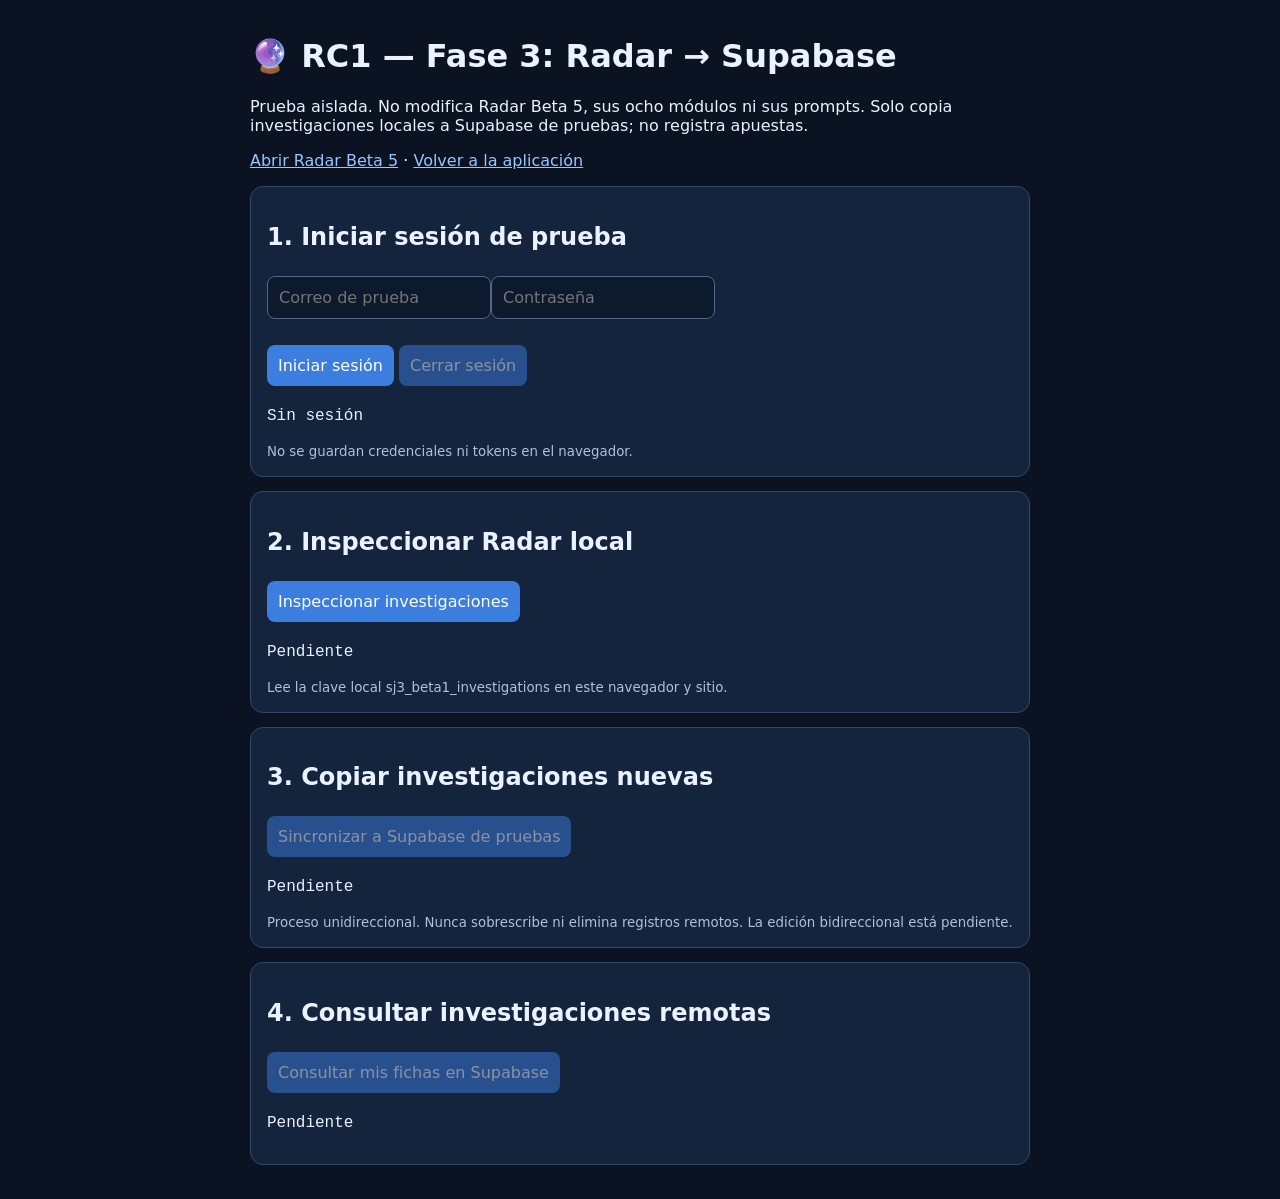
<file: rc1-radar-sync.html>
<!doctype html><html lang="es"><meta charset="utf-8"><meta name="viewport" content="width=device-width,initial-scale=1"><title>Sistema Juande 3.0 — RC1 Fase 3</title>
<style>body{font:16px system-ui;background:#0b1322;color:#eaf1ff;max-width:780px;margin:auto;padding:16px}section{background:#15243d;border:1px solid #334967;border-radius:13px;padding:16px;margin:14px 0}button,input{font:inherit;padding:11px;border-radius:8px;margin:5px 0}button{background:#3c7de0;color:white;border:0}button:disabled{opacity:.5}input{background:#0d1a2e;color:white;border:1px solid #506786;max-width:95%}a{color:#99c4ff}pre{white-space:pre-wrap;overflow-wrap:anywhere}small{color:#b1c0d8}</style>
<h1>🔮 RC1 — Fase 3: Radar → Supabase</h1><p>Prueba aislada. No modifica Radar Beta 5, sus ocho módulos ni sus prompts. Solo copia investigaciones locales a Supabase de pruebas; no registra apuestas.</p><p><a href="radar3-beta2.html">Abrir Radar Beta 5</a> · <a href="index.html">Volver a la aplicación</a></p>
<section><h2>1. Iniciar sesión de prueba</h2><input id="email" type="email" placeholder="Correo de prueba" autocomplete="email"><input id="password" type="password" placeholder="Contraseña" autocomplete="current-password"><p><button id="login">Iniciar sesión</button> <button id="logout" disabled>Cerrar sesión</button></p><pre id="auth">Sin sesión</pre><small>No se guardan credenciales ni tokens en el navegador.</small></section>
<section><h2>2. Inspeccionar Radar local</h2><button id="inspect">Inspeccionar investigaciones</button><pre id="local">Pendiente</pre><small>Lee la clave local sj3_beta1_investigations en este navegador y sitio.</small></section>
<section><h2>3. Copiar investigaciones nuevas</h2><button id="upload" disabled>Sincronizar a Supabase de pruebas</button><pre id="result">Pendiente</pre><small>Proceso unidireccional. Nunca sobrescribe ni elimina registros remotos. La edición bidireccional está pendiente.</small></section>
<section><h2>4. Consultar investigaciones remotas</h2><button id="remote" disabled>Consultar mis fichas en Supabase</button><pre id="remoteResult">Pendiente</pre></section>
<script>
'use strict';
const BASE='https://hblfzvfmrnaubetcqayw.supabase.co',KEY='sb_publishable_azE3un3tRstifvMVOnYABQ_wkiLsfME',LOCAL='sj3_beta1_investigations';
const $=id=>document.getElementById(id);let token=null,uid=null;
function show(id,s){$(id).textContent=s}
async function req(path,opt={}){let r=await fetch(BASE+path,{...opt,headers:{apikey:KEY,...(token?{Authorization:'Bearer '+token}:{}),'Content-Type':'application/json',...(opt.headers||{})}});let t=await r.text(),d;try{d=JSON.parse(t)}catch{d=t}if(!r.ok)throw Error(d?.message||d?.msg||d?.error_description||d?.error||('HTTP '+r.status));return d}
function session(t,u){token=t;uid=u;for(let id of ['logout','upload','remote'])$(id).disabled=!t}
function local(){let a=JSON.parse(localStorage.getItem(LOCAL)||'[]');if(!Array.isArray(a))throw Error('Datos locales inválidos');return a}
function valid(r){return r&&typeof r.id==='string'&&r.id&&typeof r.game==='string'&&r.game.trim()&&typeof r.market==='string'&&r.market.trim()}
function status(s){return {'Detectado':'detectado','En análisis':'analisis','Validado':'validado','Descartado':'descartado'}[s]||'analisis'}
$('login').onclick=async()=>{try{let email=$('email').value.trim(),password=$('password').value;if(!email||!password)throw Error('Introduce correo y contraseña');let a=await req('/auth/v1/token?grant_type=password',{method:'POST',body:JSON.stringify({email,password})});$('password').value='';if(!a.access_token||!a.user?.id)throw Error('No se obtuvo sesión');session(a.access_token,a.user.id);show('auth','✓ Sesión iniciada')}catch(e){$('password').value='';show('auth','Error: '+e.message)}};
$('logout').onclick=()=>{session(null,null);show('auth','Sesión cerrada')};
$('inspect').onclick=()=>{try{let a=local(),v=a.filter(valid);show('local',a.length+' fichas locales; '+v.length+' aptas.\n'+v.slice(0,30).map(r=>r.game+' · '+r.market+' · '+(r.selection||'')).join('\n'))}catch(e){show('local','Error: '+e.message)}};
$('remote').onclick=async()=>{try{if(!token)return;let a=await req('/rest/v1/sj3_investigations?select=source_id,event_name,market,version&order=created_at.desc&limit=100');show('remoteResult','✓ '+a.length+' fichas visibles (máximo 100).\n'+a.map(r=>(r.source_id||'sin origen')+' · '+r.event_name+' · '+r.market+' · v'+r.version).join('\n'))}catch(e){show('remoteResult','Error: '+e.message)}};
$('upload').onclick=async()=>{try{if(!token)return;let a=local().filter(valid);if(!a.length){show('result','No hay fichas locales válidas.');return}if(a.length>200)throw Error('Máximo 200 fichas por operación');if(!confirm('¿Copiar '+a.length+' fichas al proyecto de PRUEBAS? No se sobrescribirán fichas existentes.'))return;let added=0,skipped=0,errors=[];for(let r of a){try{let source_id='radar-beta5:'+r.id;let old=await req('/rest/v1/sj3_investigations?source_id=eq.'+encodeURIComponent(source_id)+'&select=id&limit=1');if(old.length){skipped++;continue}await req('/rest/v1/sj3_investigations',{method:'POST',headers:{Prefer:'return=minimal'},body:JSON.stringify({user_id:uid,source_id,event_name:r.game,sport:r.sport||'Otro',market:r.market,status:status(r.status),decision:'pendiente',version:1,payload:{schema:'sj3_beta1',kind:'research_only',radar_record:r,modules:r.modules||[],sources:r.sources||[]}})});added++}catch(e){if(/duplicate key|unique constraint/i.test(e.message))skipped++;else errors.push(r.game+': '+e.message)}}show('result','Creadas: '+added+' · Existentes: '+skipped+' · Errores: '+errors.length+(errors.length?'\n'+errors.slice(0,10).join('\n'):''))}catch(e){show('result','Error: '+e.message)}};
</script></html>
</file>
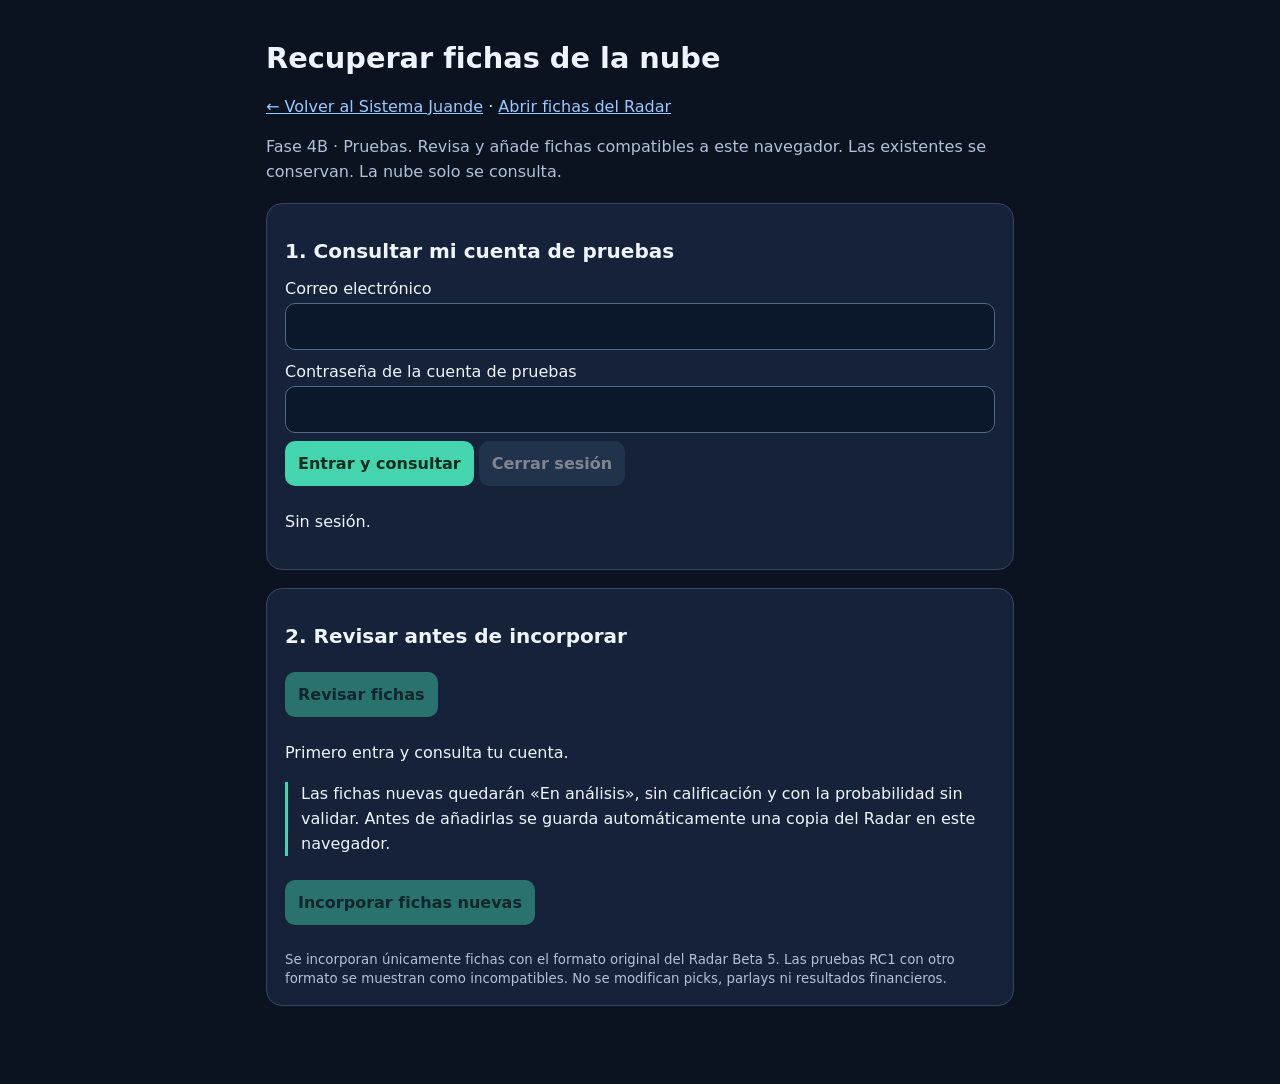
<file: recuperar-radar.html>
<!doctype html>
<html lang="es">
<head>
<meta charset="utf-8"><meta name="viewport" content="width=device-width,initial-scale=1">
<title>Sistema Juande · Recuperar fichas de la nube · Fase 4B</title>
<style>
:root{color-scheme:dark;font-family:system-ui,-apple-system,sans-serif;background:#0b1220;color:#eef5ff}*{box-sizing:border-box}body{max-width:780px;margin:auto;padding:22px 16px 60px}h1{font-size:1.8rem}h2{font-size:1.25rem}section{background:#162239;border:1px solid #35465f;border-radius:16px;padding:18px;margin:18px 0}a{color:#9bc8ff}p{line-height:1.55}.muted{color:#b1c1d7}label{display:block;margin:12px 0 5px}input,button{font:inherit;border-radius:10px;padding:13px}input{width:100%;border:1px solid #526985;background:#0b172a;color:#fff}button{border:0;background:#44d4ae;color:#062b20;font-weight:700;cursor:pointer;margin:8px 5px 8px 0}button.secondary{background:#304661;color:white}button:disabled{opacity:.45;cursor:default}li{margin:9px 0;overflow-wrap:anywhere}.note{border-left:3px solid #44d4ae;padding-left:13px}#status,#reviewStatus,#result{white-space:pre-wrap;overflow-wrap:anywhere}[hidden]{display:none!important}
</style>
</head>
<body>
<h1>Recuperar fichas de la nube</h1>
<p><a href="index.html">← Volver al Sistema Juande</a> · <a href="radar3-beta2.html">Abrir fichas del Radar</a></p>
<p class="muted">Fase 4B · Pruebas. Revisa y añade fichas compatibles a este navegador. Las existentes se conservan. La nube solo se consulta.</p>
<section>
<h2>1. Consultar mi cuenta de pruebas</h2>
<form id="loginForm">
<label for="email">Correo electrónico</label><input id="email" type="email" autocomplete="username" required>
<label for="password">Contraseña de la cuenta de pruebas</label><input id="password" type="password" autocomplete="current-password" required>
<button id="login" type="submit">Entrar y consultar</button><button id="logout" type="button" class="secondary" disabled>Cerrar sesión</button>
</form>
<p id="status" role="status">Sin sesión.</p>
</section>
<section>
<h2>2. Revisar antes de incorporar</h2>
<button id="review" type="button" disabled>Revisar fichas</button>
<p id="reviewStatus" role="status">Primero entra y consulta tu cuenta.</p>
<ul id="preview"></ul>
<p class="note">Las fichas nuevas quedarán «En análisis», sin calificación y con la probabilidad sin validar. Antes de añadirlas se guarda automáticamente una copia del Radar en este navegador.</p>
<button id="apply" type="button" disabled>Incorporar fichas nuevas</button>
<p id="result" role="status"></p>
<p><a id="openRadar" href="radar3-beta2.html" hidden>Abrir las fichas del Radar →</a></p>
<small class="muted">Se incorporan únicamente fichas con el formato original del Radar Beta 5. Las pruebas RC1 con otro formato se muestran como incompatibles. No se modifican picks, parlays ni resultados financieros.</small>
</section>
<script src="cloud-recovery.js?v=1"></script>
<script>
(() => {
  'use strict';
  const BASE = 'https://hblfzvfmrnaubetcqayw.supabase.co';
  const API_KEY = 'sb_publishable_azE3un3tRstifvMVOnYABQ_wkiLsfME';
  const $ = id => document.getElementById(id);
  let session = null, rows = [], pending = null, generation = 0, busy = false;
  function invalidate() {
    pending = null; $('apply').disabled = true; $('preview').replaceChildren();
    $('result').textContent = ''; $('openRadar').hidden = true;
  }
  function clear() {
    session = null; rows = []; invalidate();
    $('review').disabled = true; $('logout').disabled = true;
    $('reviewStatus').textContent = 'Primero entra y consulta tu cuenta.';
  }
  async function request(path, options = {}, token = '') {
    const response = await fetch(BASE + path, {
      ...options, cache:'no-store',
      headers: { apikey: API_KEY, 'Content-Type':'application/json', ...(token ? {Authorization:'Bearer ' + token} : {}) }
    });
    const body = await response.json().catch(() => null);
    if (!response.ok) throw Error(body?.msg || body?.error_description || body?.message || 'HTTP ' + response.status);
    return body;
  }
  async function consult(current, run) {
    const all = [];
    for (let offset = 0; offset <= 2000; offset += 200) {
      const part = await request('/rest/v1/sj3_investigations?select=id,user_id,source_id,event_name,market,payload,version&user_id=eq.' + encodeURIComponent(current.uid) + '&order=id.asc&limit=200&offset=' + offset, {}, current.token);
      if (run !== generation) return null;
      if (!Array.isArray(part)) throw Error('La nube devolvió un formato inesperado.');
      if (part.some(r => r.user_id !== current.uid)) throw Error('La respuesta no corresponde a esta cuenta. Consulta detenida.');
      all.push(...part);
      if (all.length > 2000) throw Error('La consulta supera 2.000 fichas. No se incorporó ninguna.');
      if (part.length < 200) return all;
    }
    throw Error('No se pudo completar la consulta. No se incorporó ninguna ficha.');
  }
  $('loginForm').addEventListener('submit', async event => {
    event.preventDefault(); if (busy) return;
    const email = $('email').value.trim(), password = $('password').value;
    if (!email || !password) return;
    const run = ++generation;
    clear(); busy = true; $('login').disabled = true;
    $('status').textContent = 'Entrando y consultando…';
    try {
      const auth = await request('/auth/v1/token?grant_type=password', {method:'POST',body:JSON.stringify({email,password})});
      if (run !== generation) return;
      if (!auth?.access_token || !auth.user?.id) throw Error('No se recibió una sesión válida.');
      const current = {token:auth.access_token,uid:auth.user.id};
      const found = await consult(current, run);
      if (run !== generation || found === null) return;
      session = current; rows = found;
      $('logout').disabled = false; $('review').disabled = false;
      $('status').textContent = 'Consulta completada: ' + rows.length + ' investigación(es).';
      $('reviewStatus').textContent = 'Pulsa Revisar fichas para compararlas con este navegador.';
    } catch (error) {
      if (run === generation) {clear(); $('status').textContent = 'Error: ' + error.message;}
    } finally {
      $('password').value = '';
      if (run === generation) {busy = false; $('login').disabled = false;}
    }
  });
  $('logout').onclick = () => {
    generation++; busy = false; clear(); $('password').value = ''; $('login').disabled = false;
    $('status').textContent = 'Sesión local cerrada. Las fichas incorporadas permanecen en este navegador.';
  };
  $('review').onclick = () => {
    invalidate(); if (!session || busy) return;
    try {
      const local = JuandeRecovery.readLocal(localStorage);
      const now = new Date().toISOString();
      const preview = JuandeRecovery.plan(rows, local.records, session.uid, now);
      pending = {raw:local.raw,uid:session.uid};
      $('reviewStatus').textContent = preview.total + ' consultadas · ' + preview.added.length + ' nuevas · ' + preview.existing + ' ya existentes · ' + preview.incompatible + ' incompatibles.\nLas existentes no se sobrescriben. Una ficha incompatible puede ser una prueba RC1.';
      for (const record of preview.added) {
        const item = document.createElement('li');
        item.textContent = record.game + ' · ' + record.market + ' · ' + record.selection;
        $('preview').append(item);
      }
      $('apply').disabled = !preview.added.length;
      $('openRadar').hidden = !local.records.length;
    } catch (error) { $('reviewStatus').textContent = 'Error: ' + error.message; }
  };
  $('apply').onclick = () => {
    if (!session || busy || !pending || pending.uid !== session.uid) return;
    if (!confirm('¿Incorporar las fichas nuevas mostradas al Radar de este navegador? Se guardará una copia previa y no se sobrescribirá ninguna ficha existente.')) return;
    $('apply').disabled = true;
    try {
      const result = JuandeRecovery.apply(localStorage, rows, session.uid, pending.raw, new Date().toISOString(), crypto.randomUUID());
      pending = null;
      $('result').textContent = result.added.length + ' ficha(s) incorporada(s). Copia previa guardada en este navegador. Puedes abrir las fichas del Radar.';
      $('openRadar').hidden = false;
    } catch (error) {
      pending = null;
      $('result').textContent = 'No se completó la incorporación: ' + error.message;
    }
  };
})();
</script>
</body>
</html>
</file>
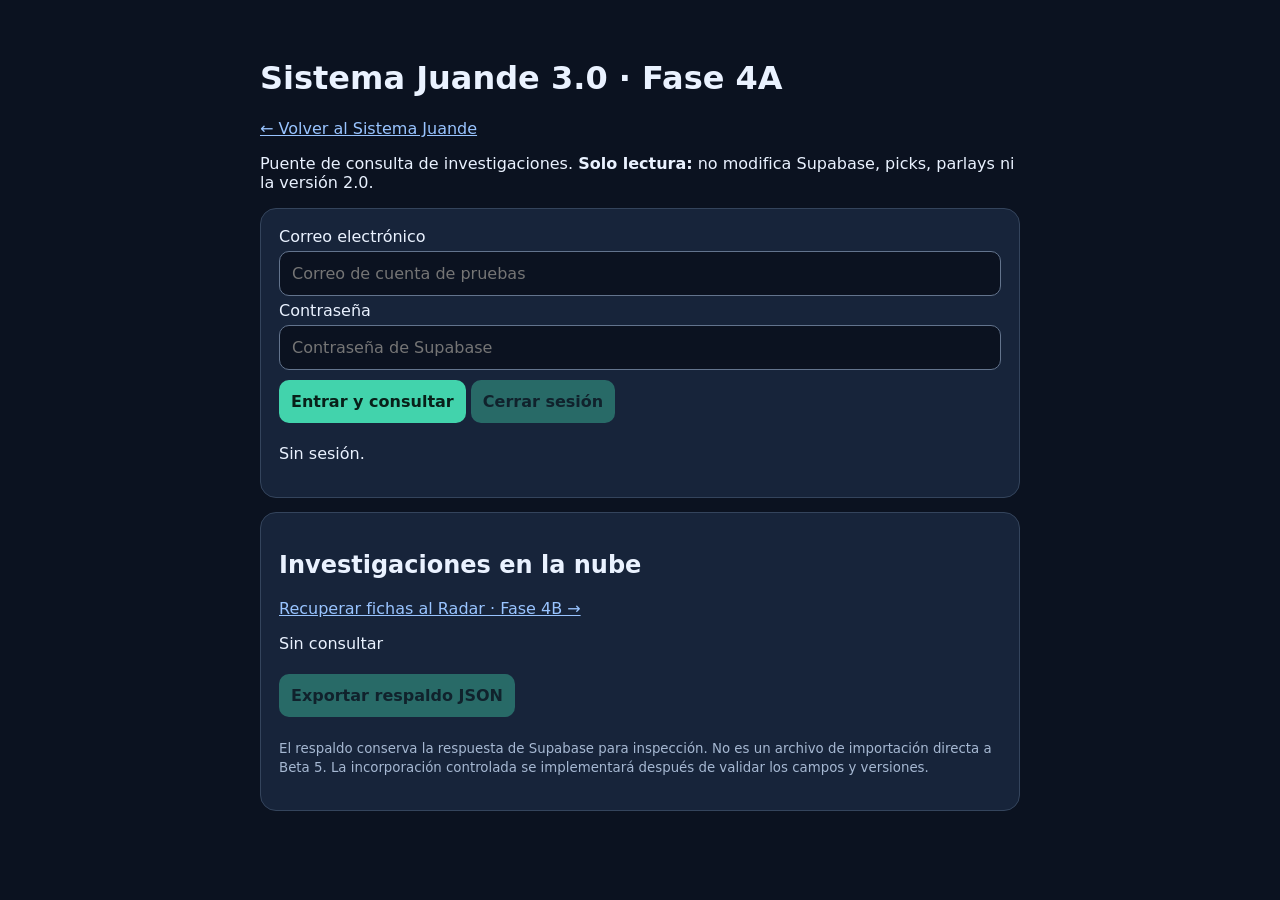
<file: sistema_juande_fase4a_puente.html>
<!doctype html><html lang="es"><head><meta charset="utf-8"><meta name="viewport" content="width=device-width,initial-scale=1"><title>Sistema Juande 3.0 — Fase 4A</title><style>:root{color-scheme:dark;font-family:system-ui;background:#0b1220;color:#eaf2ff}body{max-width:760px;margin:24px auto;padding:14px}section{background:#17243a;border:1px solid #34445c;border-radius:16px;padding:18px;margin:14px 0}input,button{font:inherit;border-radius:10px;padding:12px;margin:5px 0}input{background:#0b1220;color:white;border:1px solid #63748d;width:100%;box-sizing:border-box}button{background:#42d3ac;border:0;color:#082019;font-weight:700}button:disabled{opacity:.4}pre{white-space:pre-wrap;overflow-wrap:anywhere}small{color:#a6b8d2}.item{border-top:1px solid #44516b;padding:14px 0}</style></head><body><h1>Sistema Juande 3.0 · Fase 4A</h1><p><a style="color:#99c4ff" href="index.html">← Volver al Sistema Juande</a></p><p>Puente de consulta de investigaciones. <strong>Solo lectura:</strong> no modifica Supabase, picks, parlays ni la versión 2.0.</p><section><label>Correo electrónico<input id="email" type="email" autocomplete="username" placeholder="Correo de cuenta de pruebas"></label><label>Contraseña<input id="password" type="password" autocomplete="current-password" placeholder="Contraseña de Supabase"></label><button id="login">Entrar y consultar</button> <button id="logout" disabled>Cerrar sesión</button><p id="status" role="status">Sin sesión.</p></section><section><h2>Investigaciones en la nube</h2><p><a style="color:#99c4ff" href="recuperar-radar.html">Recuperar fichas al Radar · Fase 4B →</a></p><p id="count">Sin consultar</p><div id="results"></div><button id="export" disabled>Exportar respaldo JSON</button><p><small>El respaldo conserva la respuesta de Supabase para inspección. No es un archivo de importación directa a Beta 5. La incorporación controlada se implementará después de validar los campos y versiones.</small></p></section><script>
'use strict';
const BASE='https://hblfzvfmrnaubetcqayw.supabase.co';
const KEY='sb_publishable_azE3un3tRstifvMVOnYABQ_wkiLsfME';
let token='',rows=[];
const $=id=>document.getElementById(id),status=s=>$('status').textContent=s;
const escapeHTML=s=>String(s??'').replace(/[&<>"']/g,c=>({'&':'&amp;','<':'&lt;','>':'&gt;','"':'&quot;',"'":'&#39;'}[c]));
async function request(path,opts={}){const headers={'apikey':KEY,'Content-Type':'application/json',...opts.headers};if(token)headers.Authorization='Bearer '+token;const response=await fetch(BASE+path,{...opts,headers,cache:'no-store'});const body=await response.json().catch(()=>({}));if(!response.ok)throw Error(body.msg||body.error_description||body.message||('HTTP '+response.status));return body}
$('login').onclick=async()=>{const email=$('email').value.trim(),password=$('password').value;if(!email||!password){status('Completa correo y contraseña.');return} $('login').disabled=true;status('Iniciando sesión...');try{const auth=await request('/auth/v1/token?grant_type=password',{method:'POST',body:JSON.stringify({email,password})});token=auth.access_token;if(!token)throw Error('No se recibió token');$('password').value='';$('logout').disabled=false;status('Sesión iniciada. Consultando registros...');rows=await request('/rest/v1/sj3_investigations?select=id,source_id,event_name,sport,market,status,decision,payload,version,created_at,updated_at&order=created_at.asc&limit=500');render();status('Consulta completada. '+rows.length+' investigación(es).')}catch(e){status('Error: '+e.message);rows=[];render()}finally{$('login').disabled=false}};
$('logout').onclick=()=>{token='';rows=[];$('password').value='';$('logout').disabled=true;render();status('Sesión cerrada. Los datos consultados se quitaron de esta pantalla.')};
function render(){$('count').textContent=rows.length+' registro(s)';$('export').disabled=!rows.length;$('results').innerHTML=rows.map(r=>'<div class="item"><strong>'+escapeHTML(r.event_name)+'</strong><p>'+escapeHTML(r.sport)+' · '+escapeHTML(r.market)+'</p><small>Versión '+escapeHTML(r.version)+' · Origen '+escapeHTML(r.source_id||'sin identificador')+'</small><details><summary>Ver ficha original y evidencia</summary><pre>'+escapeHTML(JSON.stringify(r.payload,null,2))+'</pre></details></div>').join('')}
$('export').onclick=()=>{const blob=new Blob([JSON.stringify({kind:'sj3-fase4a-cloud-readonly',exported_at:new Date().toISOString(),investigations:rows},null,2)],{type:'application/json'}),url=URL.createObjectURL(blob),a=document.createElement('a');a.href=url;a.download='sj3_fase4a_respaldo_nube.json';a.click();setTimeout(()=>URL.revokeObjectURL(url),3000)};
</script></body></html>
</file>
<file: analysis.css>
:root{color-scheme:dark;font-family:system-ui,-apple-system,sans-serif;color:#eaf1ff;background:#0b1322}*{box-sizing:border-box}body{margin:0}header{padding:22px max(18px,calc((100vw - 1060px)/2));background:#14223b;border-bottom:1px solid #354863}.brand{font-weight:800;letter-spacing:.08em;color:#53d6b1}header p{margin:8px 0}main{max-width:1060px;margin:auto;padding:20px 16px 50px}nav,.row{display:flex;gap:12px;flex-wrap:wrap;align-items:center}h1{font-size:2rem;margin-bottom:10px}h2{font-size:1.2rem;margin-top:0}h3{font-size:1rem}.intro{max-width:760px;line-height:1.6}.panel{background:#15243d;border:1px solid #334967;border-radius:14px;padding:20px;margin:18px 0}.grid{display:grid;grid-template-columns:repeat(3,minmax(0,1fr));gap:14px}.full{grid-column:1/-1}label{display:block;font-size:.88rem;color:#c7d5eb;margin:8px 0}input,textarea,select{display:block;width:100%;padding:11px;border:1px solid #536a88;border-radius:7px;background:#0d1a2e;color:#f1f5ff;font:inherit;margin-top:6px}textarea{min-height:90px;resize:vertical}button{padding:11px 14px;background:#43ceac;color:#052c23;border:0;border-radius:8px;font:inherit;font-weight:700;cursor:pointer}button.alt{background:#334b6e;color:#fff}button:disabled{opacity:.5;cursor:default}a{color:#a2cbff}a:focus-visible,button:focus-visible,input:focus-visible,textarea:focus-visible,select:focus-visible{outline:3px solid #f1c86e;outline-offset:2px}.notice{border-left:3px solid #f0c56c;padding:14px;background:#233858;line-height:1.5}.muted,small{color:#afc1da;font-size:.86rem;line-height:1.5}.pill{display:inline-block;border-radius:20px;background:#30496c;padding:5px 10px;font-size:.8rem}details{border-top:1px solid #354b6b;padding:12px 0;margin-top:12px}summary{cursor:pointer;font-weight:650;line-height:1.4}.prompt{border:1px solid #344b68;border-radius:9px;margin:12px 0;padding:12px;background:#102039}.prompt label,.checks label{display:flex;align-items:flex-start;gap:10px}.prompt input[type=checkbox],.checks input{width:auto;margin-top:3px}.prompt textarea{min-height:70px}.prompt pre{white-space:pre-wrap;overflow-wrap:anywhere;font-size:.85rem;line-height:1.5}.quote{border-bottom:1px solid #354b6b;padding-bottom:12px}.metric-grid{display:grid;grid-template-columns:repeat(3,minmax(0,1fr));gap:10px;margin:15px 0}.metric-grid div{background:#213858;padding:12px;border-radius:7px}.metric-grid b{display:block;margin-top:5px}.result{border-left:3px solid #e8be65;padding:15px;margin-top:15px;background:#0d1b30}.result p,li{overflow-wrap:anywhere}#notice:not(:empty){padding:12px;border:1px solid #e8be65}footer{text-align:center;padding:20px;color:#a8bdd6}@media(max-width:680px){.grid,.metric-grid{grid-template-columns:1fr}.full{grid-column:auto}h1{font-size:1.65rem}.panel{padding:16px}.row>*{max-width:100%}}

[hidden]{display:none!important}.action-panel{text-align:center}.action-panel #runAI{min-height:54px;width:min(100%,460px);font-size:1.1rem}.login-panel #aiStatus{font-size:.9rem}#plainReport p{line-height:1.65}#plainResult{scroll-margin-top:18px}details.panel>summary{font-size:1rem}details.panel[open]>summary{margin-bottom:18px}#plainReport li{margin:8px 0}
</file>
